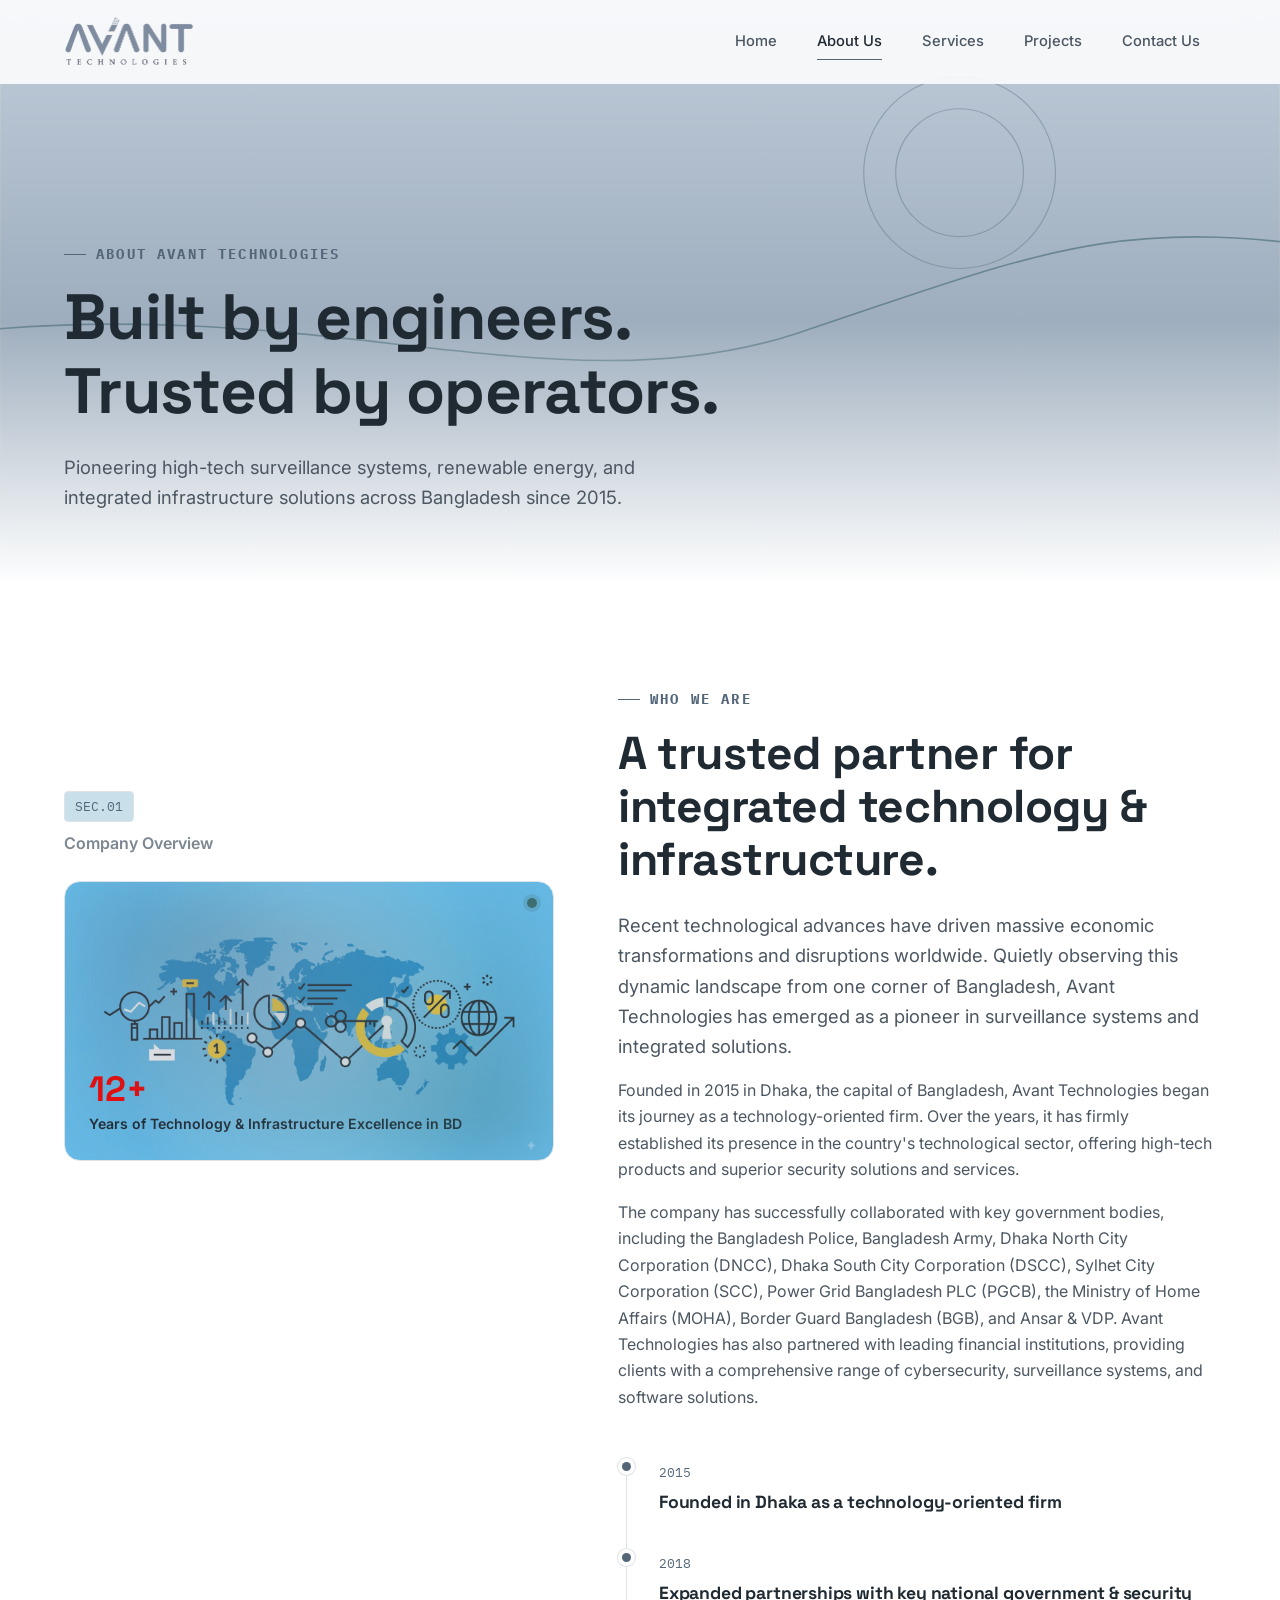
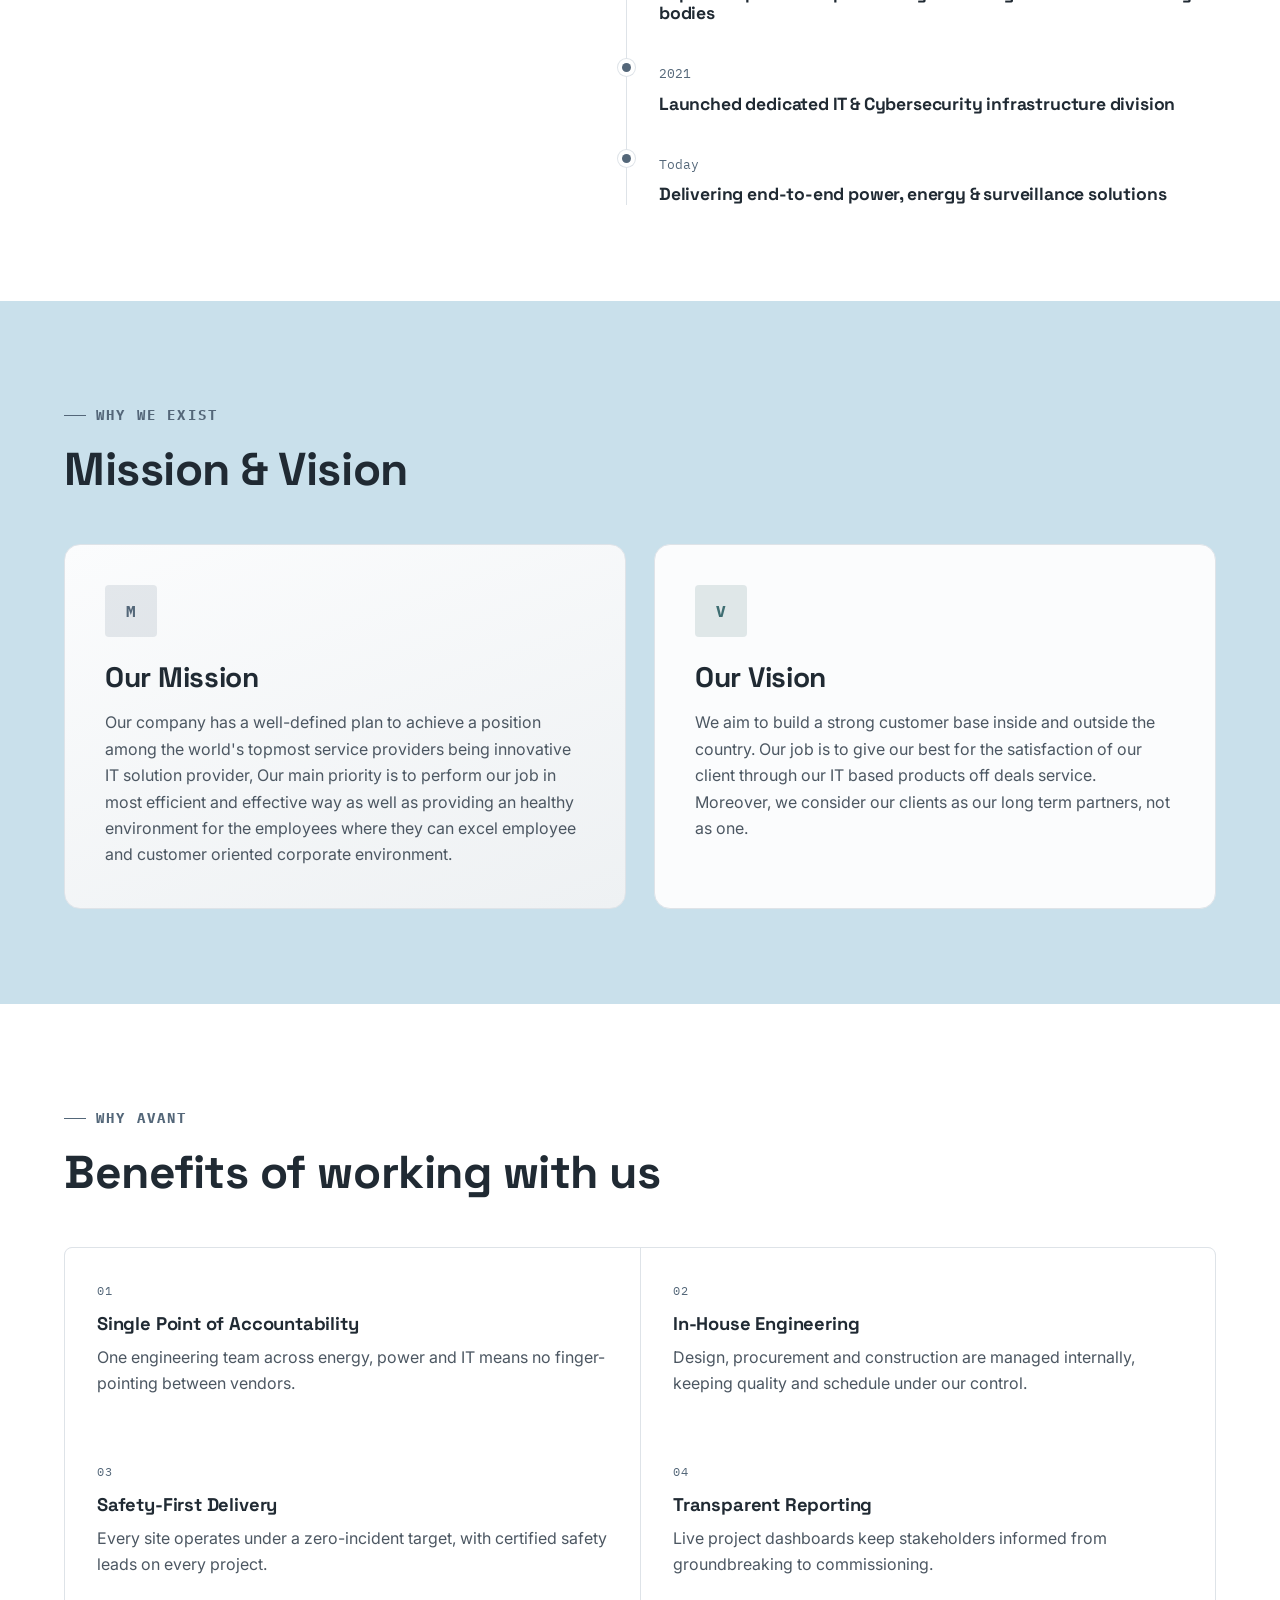
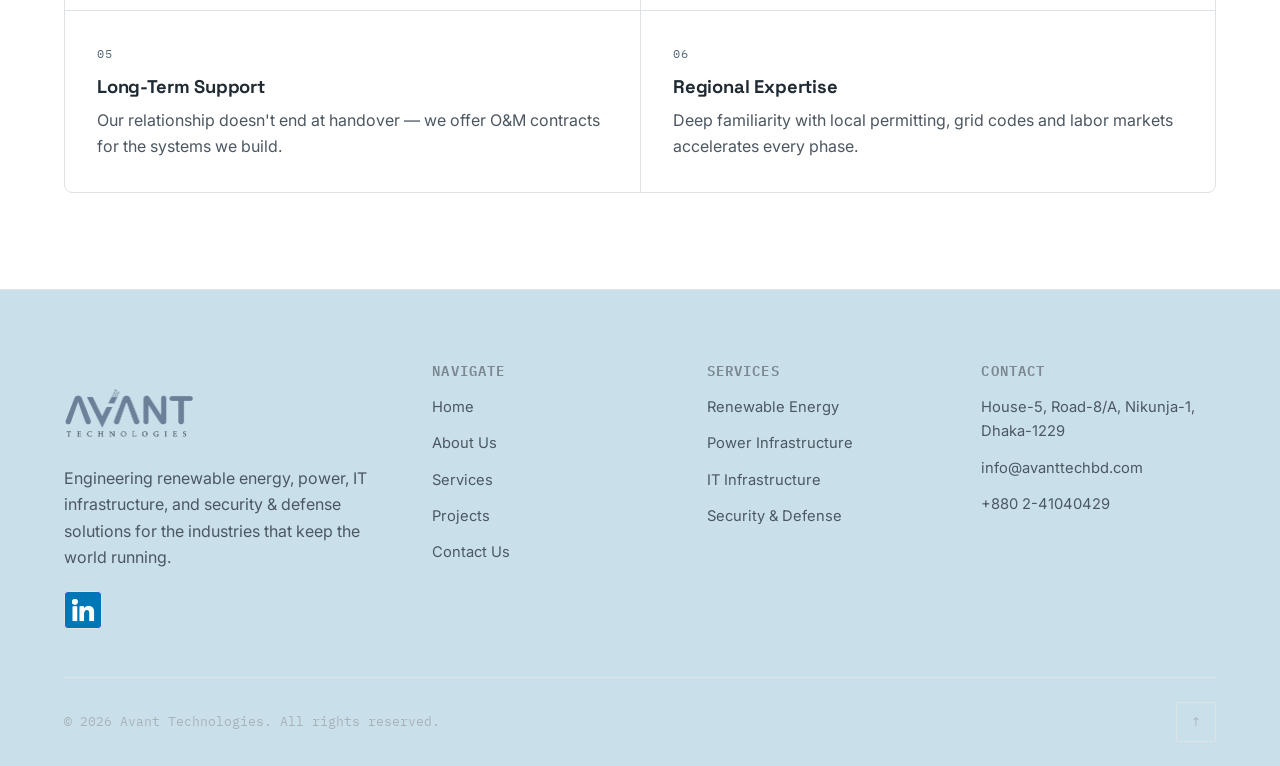
<file: about.html>
<!DOCTYPE html>
<html lang="en">
<head>
<meta charset="UTF-8">
<meta name="viewport" content="width=device-width, initial-scale=1.0">
<title>About Us | AVANT TECHNOLOGIES</title>
<meta name="description" content="Learn about Avant Technologies — our story, mission, vision and why industrial and enterprise clients choose us to build their critical infrastructure.">
<link rel="icon" type="image/png" href="images/Avant Titel logo.png">

<link rel="preconnect" href="https://fonts.googleapis.com">
<link rel="preconnect" href="https://fonts.gstatic.com" crossorigin>
<link href="https://fonts.googleapis.com/css2?family=Space+Grotesk:wght@500;600;700&family=Inter:wght@400;500;600&family=IBM+Plex+Mono:wght@400;500;600&display=swap" rel="stylesheet">

<link rel="stylesheet" href="css/universal.css">

<!-- ============================================================
     PAGE-SPECIFIC STYLES & DUAL-SIDE SLIDE SCROLL ANIMATIONS
     ============================================================ -->
<style>
  /* ---- Dynamic Two-Side Slide Animations ---- */
  .reveal-left {
    opacity: 0;
    transform: translateX(-60px);
    transition: opacity 2s cubic-bezier(0.16, 1, 0.3, 1), transform 2s cubic-bezier(0.16, 1, 0.3, 1);
    will-change: opacity, transform;
  }

  .reveal-right {
    opacity: 0;
    transform: translateX(60px);
    transition: opacity 2s cubic-bezier(0.16, 1, 0.3, 1), transform 2s cubic-bezier(0.16, 1, 0.3, 1);
    will-change: opacity, transform;
  }

  .reveal-left.is-visible,
  .reveal-right.is-visible {
    opacity: 1;
    transform: translateX(0);
  }

  /* Stagger Delays */
  .reveal-delay-1 { transition-delay: 0.1s; }
  .reveal-delay-2 { transition-delay: 0.22s; }
  .reveal-delay-3 { transition-delay: 0.34s; }
  .reveal-delay-4 { transition-delay: 0.46s; }

  .about-hero{ min-height:65vh; }

  .overview-wrap{ display:grid; grid-template-columns:0.9fr 1.1fr; gap:64px; align-items:start; }
  @media(max-width:860px){ .overview-wrap{ grid-template-columns:1fr; gap:32px; } }

  /* Left Column Visual & Sticky Alignment */
  .overview-visual {
    position: sticky;
    top: 110px;
    display: flex;
    flex-direction: column;
    gap: 24px;
  }

  .mono-badge {
    display: inline-block;
    padding: 4px 10px;
    background: var(--navy-800);
    border: 1px solid var(--line-700);
    border-radius: var(--radius-sm);
    font-family: var(--font-mono);
    font-size: .8rem;
    color: var(--amber-500);
  }

  /* Left Side Animated Graphic Box */
  .overview-graphic-card {
    position: relative;
    width: 100%;
    min-height: 280px;
    border-radius: var(--radius-lg);
    border: 1px solid var(--line-700);
    background: #0d131a;
    overflow: hidden;
    display: flex;
    align-items: flex-end;
    padding: 24px;
  }

  .graphic-glow-bg {
    position: absolute;
    inset: 0;
    background: radial-gradient(circle at 30% 30%, rgba(84, 103, 121, 0.4) 0%, transparent 60%),
                radial-gradient(circle at 80% 80%, rgba(63, 110, 114, 0.35) 0%, transparent 60%);
    filter: blur(30px);
    animation: graphicGlow 8s ease-in-out infinite alternate;
  }

  .graphic-grid-overlay {
    position: absolute;
    inset: 0;
    background-size: 24px 24px;
  }

  .graphic-content {
    position: relative;
    z-index: 2;
    background: rgba(255, 255, 255, 0.9);
    backdrop-filter: blur(12px);
    -webkit-backdrop-filter: blur(12px);
    padding: 20px;
    border-radius: var(--radius-md);
    border: 1px solid var(--line-700);
    width: 100%;
  }

  .pulse-dot {
    position: absolute;
    top: 16px;
    right: 16px;
    width: 10px;
    height: 10px;
    background: var(--teal-500);
    border-radius: 50%;
    box-shadow: 0 0 0 4px rgba(63, 110, 114, 0.2);
    animation: pulseRing 2s infinite;
  }

  .highlight-num {
    font-family: var(--font-display);
    font-size: 2.2rem;
    font-weight: 700;
    color: var(--amber-500);
    line-height: 1;
  }

  .graphic-text p {
    font-size: .88rem;
    margin-top: 4px;
    color: var(--text-100);
    font-weight: 600;
  }

  @keyframes graphicGlow {
    0% { transform: scale(1); }
    100% { transform: scale(1.15) translate(4%, -4%); }
  }

  @keyframes pulseRing {
    0% { box-shadow: 0 0 0 0 rgba(63, 110, 114, 0.5); }
    70% { box-shadow: 0 0 0 10px rgba(63, 110, 114, 0); }
    100% { box-shadow: 0 0 0 0 rgba(63, 110, 114, 0); }
  }

  .mv-grid{ display:grid; grid-template-columns:1fr 1fr; gap:28px; }
  @media(max-width:700px){ .mv-grid{ grid-template-columns:1fr; } }
  .mv-card{ padding:40px; border-radius:var(--radius-lg); position:relative; overflow:hidden; }
  .mv-card.mission{ background:linear-gradient(160deg, var(--panel-700) 0%, var(--panel-600) 100%); border:1px solid var(--line-700); }
  .mv-card.vision{ background:var(--panel-700); border:1px solid var(--line-700); }
  .mv-card .mv-icon{ width:52px; height:52px; border-radius:var(--radius-sm); display:flex; align-items:center; justify-content:center; font-family:var(--font-mono); font-weight:700; margin-bottom:24px; }
  .mv-card.mission .mv-icon{ background:rgba(95,116,136,.15); color:var(--amber-500); }
  .mv-card.vision .mv-icon{ background:rgba(63,110,114,.15); color:var(--teal-500); }

  .benefits-list{ display:grid; grid-template-columns:repeat(2,1fr); gap:1px; background:var(--line-700); border:1px solid var(--line-700); border-radius:var(--radius-md); overflow:hidden; }
  @media(max-width:700px){ .benefits-list{ grid-template-columns:1fr; } }
  .benefit-item{ background:var(--navy-900); padding:32px; }
  .benefit-item .bi-num{ font-family:var(--font-mono); font-size:.78rem; color:var(--amber-500); letter-spacing:.08em; }
  .benefit-item h3{ margin-top:12px; margin-bottom:10px; font-size:1.15rem; }

  .timeline{ border-left:1px solid var(--line-700); padding-left:32px; margin-left:8px; }
  .timeline-item{ position:relative; padding-bottom:36px; }
  .timeline-item:last-child{ padding-bottom:0; }
  .timeline-item::before{ content:""; position:absolute; left:-37px; top:4px; width:9px; height:9px; border-radius:50%; background:var(--amber-500); box-shadow:0 0 0 4px var(--navy-900), 0 0 0 5px var(--line-700); }
  .timeline-item .yr{ font-family:var(--font-mono); font-size:.8rem; color:var(--amber-500); }

  @media(max-width:600px){
    .about-hero{ min-height:68vh; }
    .overview-visual{ position:static; gap:16px; }
    .overview-graphic-card{ min-height:230px; padding:18px; }
    .graphic-content{ padding:16px; }
    .highlight-num{ font-size:1.8rem; }
    .mv-card{ padding:28px 24px; }
    .benefit-item{ padding:24px; }
    .timeline{ padding-left:24px; margin-left:5px; }
    .timeline-item::before{ left:-29px; }
  }
</style>
</head>
<body>

<header class="site-header">
  <div class="container nav-inner">
    <a href="index.html">
      <span><img src="images/Avant logo Transparent BG.png" alt="Avant Technologies Logo" style="width: 130px;"></span>
    </a>
    <nav class="nav-links" id="nav-links">
      <a href="index.html">Home</a>
      <a href="about.html">About Us</a>
      <a href="services.html">Services</a>
      <a href="projects.html">Projects</a>
      <a href="contact.html">Contact Us</a>
    </nav>
    <button class="nav-toggle" type="button" aria-label="Toggle navigation" aria-controls="nav-links" aria-expanded="false">
      <span></span><span></span><span></span>
    </button>
  </div>
</header>

<main>

  <!-- HERO -->
  <section class="hero about-hero">
    <img src="images/hero/hero-about.svg" alt="" class="hero-bg" aria-hidden="true">
    <div class="hero-scrim" aria-hidden="true"></div>
    <div class="container hero-content">
      <p class="eyebrow reveal-left">About Avant Technologies</p>
      <h1 class="h1 hero-title reveal-left reveal-delay-1">Built by engineers.<br>Trusted by operators.</h1>
      <p class="lede mt-24 reveal-left reveal-delay-2">Pioneering high-tech surveillance systems, renewable energy, and integrated infrastructure solutions across Bangladesh since 2015.</p>
    </div>
  </section>

  <!-- OVERVIEW -->
  <section class="section" id="overview">
    <div class="container overview-wrap">
      
      <!-- Left Column: Visual Badge & Interactive Animated Frame (SLIDES FROM LEFT) -->
      <div class="overview-visual reveal-left">
        <div>
          <span class="mono-badge">SEC.01</span>
          <p class="mt-8" style="color:var(--text-500); font-weight:600;">Company Overview</p>
        </div>

        <div class="overview-graphic-card" style="background-image: url('images/about\ us\ img.png'); background-size: cover; background-position: center;">
          <div class="graphic-glow-bg"></div>
          <div class="graphic-grid-overlay"></div>
          
          <div>
            <span class="pulse-dot"></span>
            <div class="graphic-text">
              <span class="highlight-num" style="color: rgb(243, 4, 4);">12+</span>
              <p>Years of Technology &amp; Infrastructure Excellence in BD</p>
            </div>
          </div>
        </div>
      </div>

      <!-- Right Column: Content (SLIDES FROM RIGHT) -->
      <div class="reveal-right">
        <p class="eyebrow">Who We Are</p>
        <h2 class="h2 reveal-right reveal-delay-1">A trusted partner for integrated technology &amp; infrastructure.</h2>
        <p class="lede mt-24 reveal-right reveal-delay-2">Recent technological advances have driven massive economic transformations and disruptions worldwide. Quietly observing this dynamic landscape from one corner of Bangladesh, Avant Technologies has emerged as a pioneer in surveillance systems and integrated solutions.</p>
        <p class="mt-16 reveal-right reveal-delay-2">Founded in 2015 in Dhaka, the capital of Bangladesh, Avant Technologies began its journey as a technology-oriented firm. Over the years, it has firmly established its presence in the country's technological sector, offering high-tech products and superior security solutions and services.</p>
        <p class="mt-16 reveal-right reveal-delay-2">The company has successfully collaborated with key government bodies, including the Bangladesh Police, Bangladesh Army, Dhaka North City Corporation (DNCC), Dhaka South City Corporation (DSCC), Sylhet City Corporation (SCC), Power Grid Bangladesh PLC (PGCB), the Ministry of Home Affairs (MOHA), Border Guard Bangladesh (BGB), and Ansar &amp; VDP. Avant Technologies has also partnered with leading financial institutions, providing clients with a comprehensive range of cybersecurity, surveillance systems, and software solutions.</p>

        <div class="timeline mt-48 reveal-right reveal-delay-3">
          <div class="timeline-item">
            <span class="yr">2015</span>
            <h3 class="h3 mt-8" style="font-size:1.1rem;">Founded in Dhaka as a technology-oriented firm</h3>
          </div>
          <div class="timeline-item">
            <span class="yr">2018</span>
            <h3 class="h3 mt-8" style="font-size:1.1rem;">Expanded partnerships with key national government &amp; security bodies</h3>
          </div>
          <div class="timeline-item">
            <span class="yr">2021</span>
            <h3 class="h3 mt-8" style="font-size:1.1rem;">Launched dedicated IT &amp; Cybersecurity infrastructure division</h3>
          </div>
          <div class="timeline-item">
            <span class="yr">Today</span>
            <h3 class="h3 mt-8" style="font-size:1.1rem;">Delivering end-to-end power, energy &amp; surveillance solutions</h3>
          </div>
        </div>
      </div>
    </div>
  </section>

  <!-- MISSION & VISION -->
  <section class="section" style="background:var(--navy-800);" id="mission-vision">
    <div class="container">
      <div class="section-head reveal-left">
        <p class="eyebrow">Why We Exist</p>
        <h2 class="h2">Mission &amp; Vision</h2>
      </div>
      <div class="mv-grid">
        <div class="mv-card mission reveal-left reveal-delay-1">
          <div class="mv-icon">M</div>
          <h3 class="h3">Our Mission</h3>
          <p class="mt-16">Our company has a well-defined plan to achieve a position among the world's topmost service providers being innovative IT solution provider, Our main priority is to perform our job in most efficient and effective way as well as providing an healthy environment for the employees where they can excel employee and customer oriented corporate environment.</p>
        </div>
        <div class="mv-card vision reveal-right reveal-delay-2">
          <div class="mv-icon">V</div>
          <h3 class="h3">Our Vision</h3>
          <p class="mt-16">We aim to build a strong customer base inside and outside the country. Our job is to give our best for the satisfaction of our client through our IT based products off deals service. Moreover, we consider our clients as our long term partners, not as one.</p>
        </div>
      </div>
    </div>
  </section>

  <!-- BENEFITS -->
  <section class="section" id="benefits">
    <div class="container">
      <div class="section-head reveal-left">
        <p class="eyebrow">Why Avant</p>
        <h2 class="h2">Benefits of working with us</h2>
      </div>

      <div class="benefits-list">
        <div class="benefit-item reveal-left reveal-delay-1">
          <div class="bi-num">01</div>
          <h3>Single Point of Accountability</h3>
          <p>One engineering team across energy, power and IT means no finger-pointing between vendors.</p>
        </div>
        <div class="benefit-item reveal-right reveal-delay-1">
          <div class="bi-num">02</div>
          <h3>In-House Engineering</h3>
          <p>Design, procurement and construction are managed internally, keeping quality and schedule under our control.</p>
        </div>
        <div class="benefit-item reveal-left reveal-delay-2">
          <div class="bi-num">03</div>
          <h3>Safety-First Delivery</h3>
          <p>Every site operates under a zero-incident target, with certified safety leads on every project.</p>
        </div>
        <div class="benefit-item reveal-right reveal-delay-2">
          <div class="bi-num">04</div>
          <h3>Transparent Reporting</h3>
          <p>Live project dashboards keep stakeholders informed from groundbreaking to commissioning.</p>
        </div>
        <div class="benefit-item reveal-left reveal-delay-3">
          <div class="bi-num">05</div>
          <h3>Long-Term Support</h3>
          <p>Our relationship doesn't end at handover — we offer O&amp;M contracts for the systems we build.</p>
        </div>
        <div class="benefit-item reveal-right reveal-delay-3">
          <div class="bi-num">06</div>
          <h3>Regional Expertise</h3>
          <p>Deep familiarity with local permitting, grid codes and labor markets accelerates every phase.</p>
        </div>
      </div>
    </div>
  </section>

</main>

<footer class="site-footer">
  <div class="container">
    <div class="footer-grid">
      <div>
        <a href="index.html">
          <span style="padding: 10px;"><img src="images/Avant logo Transparent BG.png" alt="Avant Technologies Logo" style="width: 130px;"></span>
        </a>
        <p>Engineering renewable energy, power, IT infrastructure, and security &amp; defense solutions for the industries that keep the world running.</p>
        <div class="footer-social">
          <a href="https://www.linkedin.com/company/m-s-avant-technologies/" aria-label="LinkedIn"><img src="images/linkedin.png" alt="LinkedIn"></a>
        </div>
      </div>
      <div class="footer-col">
        <h4>Navigate</h4>
        <ul>
          <li><a href="index.html">Home</a></li>
          <li><a href="about.html">About Us</a></li>
          <li><a href="services.html">Services</a></li>
          <li><a href="projects.html">Projects</a></li>
          <li><a href="contact.html">Contact Us</a></li>
        </ul>
      </div>
      <div class="footer-col">
        <h4>Services</h4>
        <ul>
          <li><a href="services.html#renewable">Renewable Energy</a></li>
          <li><a href="services.html#power">Power Infrastructure</a></li>
          <li><a href="services.html#it-infrastructure">IT Infrastructure</a></li>
          <li><a href="services.html#security-defense">Security &amp; Defense</a></li>
        </ul>
      </div>
      <div class="footer-col">
        <h4>Contact</h4>
        <ul>
          <li>House-5, Road-8/A, Nikunja-1, Dhaka-1229</li>
          <li><a href="mailto:info@avanttechbd.com">info@avanttechbd.com</a></li>
          <li><a href="tel:+880 2-41040429">+880 2-41040429</a></li>
        </ul>
      </div>
    </div>
    <div class="footer-bottom">
      <span>&copy; <span class="current-year">2026</span> Avant Technologies. All rights reserved.</span>
      <a href="#top" class="back-to-top" aria-label="Back to top">↑</a>
    </div>
  </div>
</footer>

<script src="js/main.js"></script>
<script>
  /* Observer for Left & Right Slide Animations */
  document.addEventListener('DOMContentLoaded', function () {
    var slideEls = document.querySelectorAll('.reveal-left, .reveal-right');
    if ('IntersectionObserver' in window && slideEls.length) {
      var slideObs = new IntersectionObserver(function (entries) {
        entries.forEach(function (entry) {
          if (entry.isIntersecting) {
            entry.target.classList.add('is-visible');
            slideObs.unobserve(entry.target);
          }
        });
      }, { threshold: 0.15 });
      slideEls.forEach(function (el) { slideObs.observe(el); });
    } else {
      slideEls.forEach(function (el) { el.classList.add('is-visible'); });
    }
  });
</script>
</body>
</html>
</file>
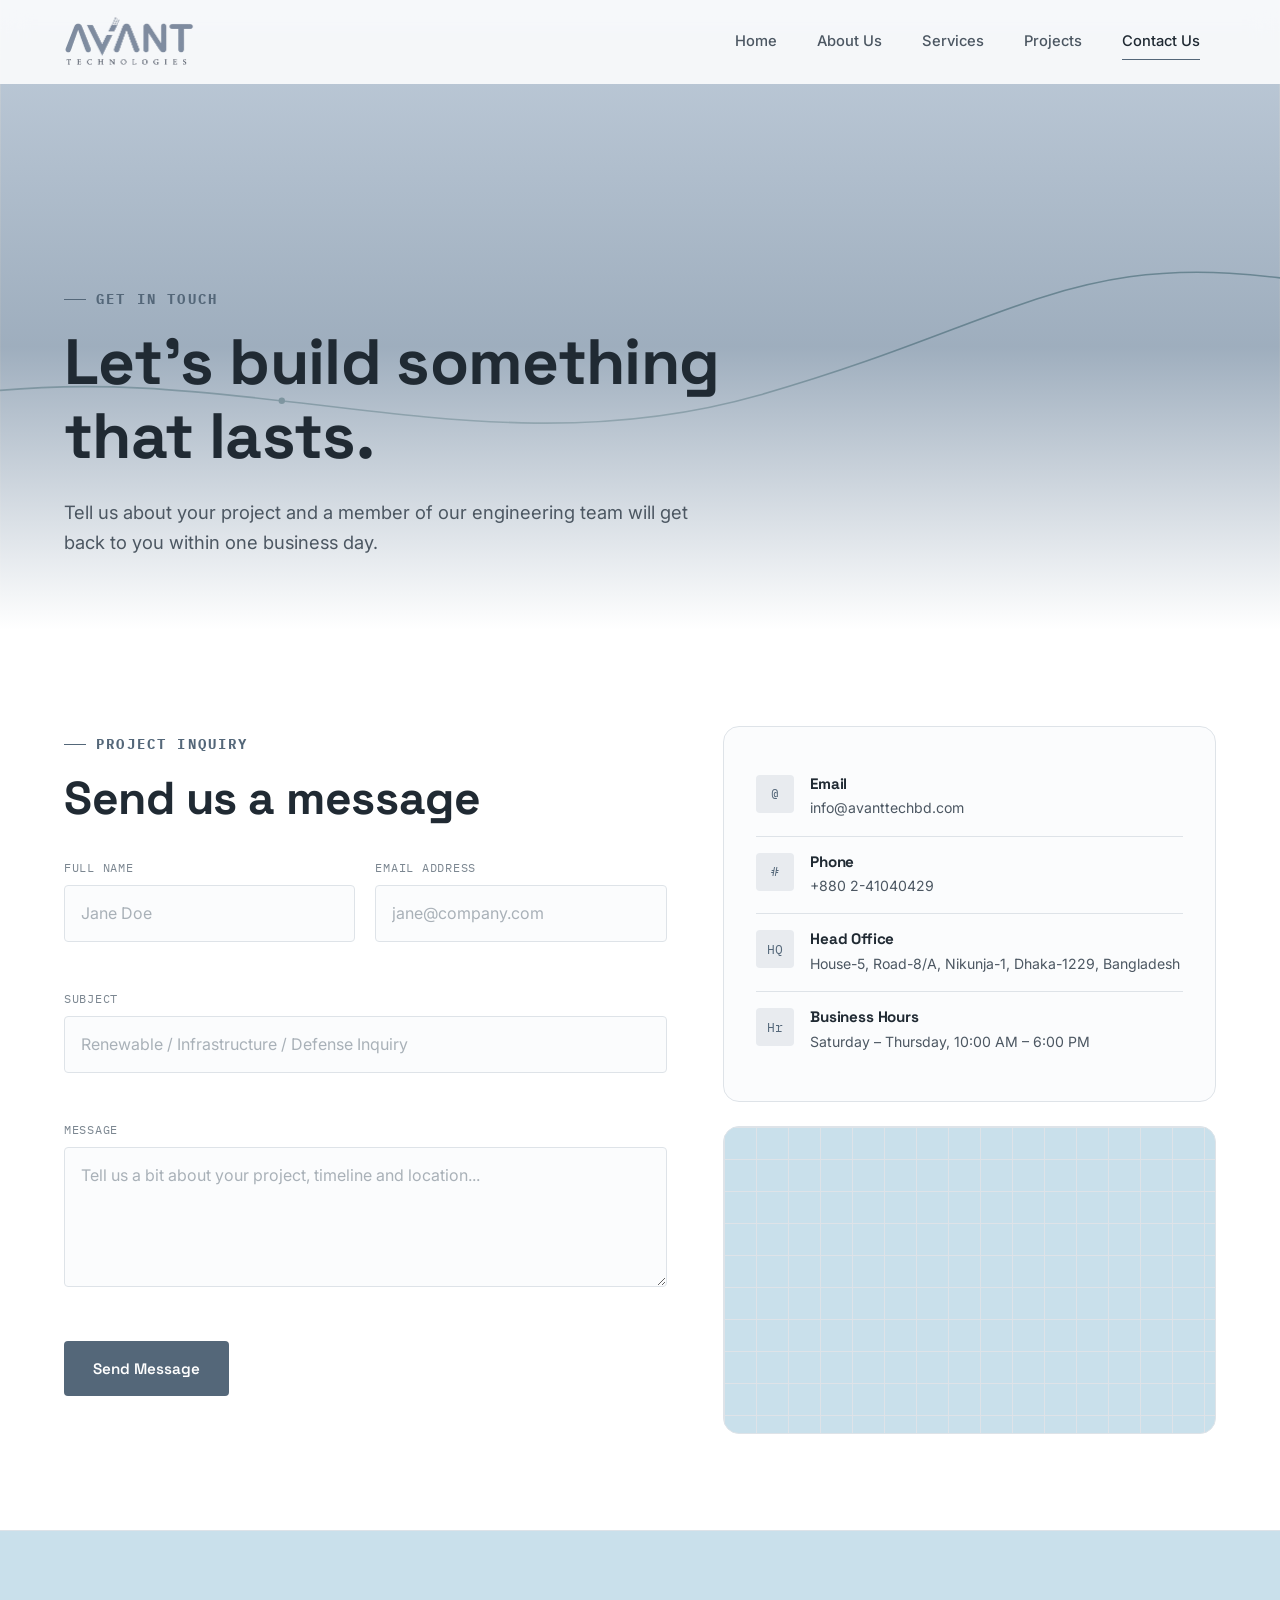
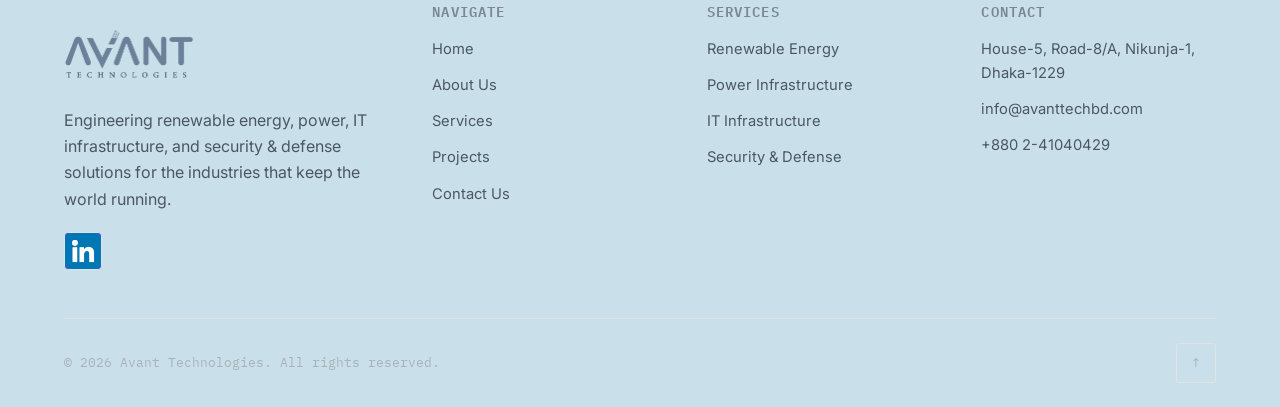
<file: contact.html>
<!DOCTYPE html>
<html lang="en">
<head>
<meta charset="UTF-8">
<meta name="viewport" content="width=device-width, initial-scale=1.0">
<title>Contact Us | AVANT TECHNOLOGIES</title>
<meta name="description" content="Get in touch with Avant Technologies to discuss a renewable energy, power infrastructure, IT infrastructure or security project.">
<link rel="icon" type="image/png" href="images/Avant Titel logo.png">

<link rel="preconnect" href="https://fonts.googleapis.com">
<link rel="preconnect" href="https://fonts.gstatic.com" crossorigin>
<link href="https://fonts.googleapis.com/css2?family=Space+Grotesk:wght@500;600;700&family=Inter:wght@400;500;600&family=IBM+Plex+Mono:wght@400;500;600&display=swap" rel="stylesheet">

<link rel="stylesheet" href="css/universal.css">

<!-- ============================================================
     PAGE-SPECIFIC STYLES & DUAL-SIDE SLIDE SCROLL ANIMATIONS
     ============================================================ -->
<style>
  /* ---- Dynamic Two-Side Slide Animations ---- */
  .reveal-left {
    opacity: 0;
    transform: translateX(-60px);
    transition: opacity 0.85s cubic-bezier(0.16, 1, 0.3, 1), transform 0.85s cubic-bezier(0.16, 1, 0.3, 1);
    will-change: opacity, transform;
  }

  .reveal-right {
    opacity: 0;
    transform: translateX(60px);
    transition: opacity 0.85s cubic-bezier(0.16, 1, 0.3, 1), transform 0.85s cubic-bezier(0.16, 1, 0.3, 1);
    will-change: opacity, transform;
  }

  .reveal-left.is-visible,
  .reveal-right.is-visible {
    opacity: 1;
    transform: translateX(0);
  }

  /* Stagger Delays */
  .reveal-delay-1 { transition-delay: 0.1s; }
  .reveal-delay-2 { transition-delay: 0.22s; }
  .reveal-delay-3 { transition-delay: 0.34s; }

  .contact-hero{ min-height:70vh; }

  .contact-wrap{ display:grid; grid-template-columns:1.1fr 0.9fr; gap:56px; align-items:start; }
  @media(max-width:900px){ .contact-wrap{ grid-template-columns:1fr; gap:40px; } }

  .form-field{ margin-bottom:22px; }
  .form-field label{ display:block; font-family:var(--font-mono); font-size:.78rem; letter-spacing:.06em; text-transform:uppercase; color:var(--text-500); margin-bottom:8px; }
  .form-field input, .form-field textarea{
    width:100%; background:var(--panel-700); border:1px solid var(--line-700); border-radius:var(--radius-sm);
    padding:14px 16px; color:var(--text-100); transition:border-color .3s var(--ease);
  }
  .form-field input::placeholder, .form-field textarea::placeholder{ color:var(--text-700); }
  .form-field input:focus, .form-field textarea:focus{ border-color:var(--amber-500); outline:none; }
  .form-field textarea{ resize:vertical; min-height:140px; }
  .form-field.has-error input, .form-field.has-error textarea{ border-color:#E0554F; }
  .field-error{ display:block; min-height:18px; font-size:.78rem; color:#E0554F; margin-top:6px; font-family:var(--font-mono); }
  .form-row{ display:grid; grid-template-columns:1fr 1fr; gap:20px; }
  @media(max-width:520px){ .form-row{ grid-template-columns:1fr; } }

  .form-status{ margin-top:14px; font-size:.95rem; min-height:24px; font-weight:500; }
  .form-status.is-success{ color:var(--teal-500); }
  .form-status.is-error{ color:#E0554F; }

  .contact-info-card{ background:var(--panel-700); border:1px solid var(--line-700); border-radius:var(--radius-lg); padding:32px; }
  .ci-row{ display:flex; gap:16px; padding-block:16px; border-bottom:1px solid var(--line-700); }
  .ci-row:last-child{ border-bottom:none; }
  .ci-row .ci-icon{ width:38px; height:38px; border-radius:var(--radius-sm); background:rgba(95,116,136,.12); color:var(--amber-500); display:flex; align-items:center; justify-content:center; font-family:var(--font-mono); font-size:.8rem; flex-shrink:0; }
  .ci-row h4{ font-size:.95rem; margin-bottom:4px; }
  .ci-row p{ font-size:.88rem; }

  .map-placeholder{
    margin-top:24px; border:1px solid var(--line-700); border-radius:var(--radius-lg); overflow:hidden;
    aspect-ratio:16/10; position:relative; background:
      linear-gradient(var(--line-700) 1px, transparent 1px) 0 0/32px 32px,
      linear-gradient(90deg, var(--line-700) 1px, transparent 1px) 0 0/32px 32px,
      var(--navy-800);
  }
  .map-placeholder iframe{ width:100%; height:100%; border:0; }

  @media(max-width:600px){
    .contact-hero{ min-height:64vh; }
    .contact-wrap{ gap:28px; }
    .contact-info-card{ padding:24px; }
    .ci-row{ gap:12px; padding-block:14px; }
    .map-placeholder{ aspect-ratio:4/3; }
  }
</style>
</head>
<body>

<header class="site-header">
  <div class="container nav-inner">
    <a href="index.html">
      <span><img src="images/Avant logo Transparent BG.png" alt="Avant Technologies Logo" style="width: 130px;"></span>
    </a>
    <nav class="nav-links" id="nav-links">
      <a href="index.html">Home</a>
      <a href="about.html">About Us</a>
      <a href="services.html">Services</a>
      <a href="projects.html">Projects</a>
      <a href="contact.html">Contact Us</a>
    </nav>
    <button class="nav-toggle" type="button" aria-label="Toggle navigation" aria-controls="nav-links" aria-expanded="false">
      <span></span><span></span><span></span>
    </button>
  </div>
</header>

<main>

  <!-- HERO -->
  <section class="hero contact-hero">
    <img src="images/hero/hero-contact.svg" alt="" class="hero-bg" aria-hidden="true">
    <div class="hero-scrim" aria-hidden="true"></div>
    <div class="container hero-content">
      <p class="eyebrow reveal-left">Get In Touch</p>
      <h1 class="h1 hero-title reveal-left reveal-delay-1">Let's build something<br>that lasts.</h1>
      <p class="lede mt-24 reveal-left reveal-delay-2">Tell us about your project and a member of our engineering team will get back to you within one business day.</p>
    </div>
  </section>

  <!-- CONTACT -->
  <section class="section">
    <div class="container contact-wrap">

      <!-- Form (SLIDES FROM LEFT) -->
      <div class="reveal-left">
        <p class="eyebrow">Project Inquiry</p>
        <h2 class="h2 mb-32">Send us a message</h2>

        <form id="contact-form" action="send_mail.php" method="POST" novalidate>
          <div class="form-row">
            <div class="form-field">
              <label for="name">Full Name</label>
              <input type="text" id="name" name="name" placeholder="Jane Doe" autocomplete="name" required>
              <span class="field-error"></span>
            </div>
            <div class="form-field">
              <label for="email">Email Address</label>
              <input type="email" id="email" name="email" placeholder="jane@company.com" autocomplete="email" required>
              <span class="field-error"></span>
            </div>
          </div>

          <div class="form-field">
            <label for="subject">Subject</label>
            <input type="text" id="subject" name="subject" placeholder="Renewable / Infrastructure / Defense Inquiry" required>
            <span class="field-error"></span>
          </div>

          <div class="form-field">
            <label for="message">Message</label>
            <textarea id="message" name="message" placeholder="Tell us a bit about your project, timeline and location..." required></textarea>
            <span class="field-error"></span>
          </div>

          <button type="submit" id="submitBtn" class="btn btn-primary">Send Message</button>
          <p class="form-status" id="form-status" role="status" aria-live="polite"></p>
        </form>
      </div>

      <!-- Info + Map (SLIDES FROM RIGHT) -->
      <div class="reveal-right reveal-delay-1">
        <div class="contact-info-card">
          <div class="ci-row">
            <div class="ci-icon">@</div>
            <div>
              <h4>Email</h4>
              <p><a href="mailto:info@avanttechbd.com">info@avanttechbd.com</a></p>
            </div>
          </div>
          <div class="ci-row">
            <div class="ci-icon">#</div>
            <div>
              <h4>Phone</h4>
              <p><a href="tel:+880 2-41040429">+880 2-41040429</a></p>
            </div>
          </div>
          <div class="ci-row">
            <div class="ci-icon">HQ</div>
            <div>
              <h4>Head Office</h4>
              <p>House-5, Road-8/A, Nikunja-1, Dhaka-1229, Bangladesh</p>
            </div>
          </div>
          <div class="ci-row">
            <div class="ci-icon">Hr</div>
            <div>
              <h4>Business Hours</h4>
              <p>Saturday – Thursday, 10:00 AM – 6:00 PM</p>
            </div>
          </div>
        </div>

        <!-- Embedded Map -->
        <div class="map-placeholder" role="img" aria-label="Map showing location of Avant Technologies head office">
          <iframe src="https://www.google.com/maps/embed?pb=!1m18!1m12!1m3!1d3117.8954962672947!2d90.41644269298111!3d23.823202199040356!2m3!1f0!2f0!3f0!3m2!1i1024!2i768!4f13.1!3m3!1m2!1s0x3755c76d162f1f67%3A0x23d119fdbd95768!2sAvant%20Technologies!5e0!3m2!1sen!2sbd!4v1786175814944!5m2!1sen!2sbd" width="450" height="250" style="border:0;" allowfullscreen="" loading="lazy" referrerpolicy="strict-origin-when-cross-origin"></iframe>
        </div>
      </div>

    </div>
  </section>

</main>

<footer class="site-footer">
  <div class="container">
    <div class="footer-grid">
      <div>
        <a href="index.html">
          <span style="padding: 10px;"><img src="images/Avant logo Transparent BG.png" alt="Avant Technologies Logo" style="width: 130px;"></span>
        </a>
        <p>Engineering renewable energy, power, IT infrastructure, and security &amp; defense solutions for the industries that keep the world running.</p>
        <div class="footer-social">
          <a href="https://www.linkedin.com/company/m-s-avant-technologies/" aria-label="LinkedIn"><img src="images/linkedin.png" alt="LinkedIn"></a>
        </div>
      </div>
      <div class="footer-col">
        <h4>Navigate</h4>
        <ul>
          <li><a href="index.html">Home</a></li>
          <li><a href="about.html">About Us</a></li>
          <li><a href="services.html">Services</a></li>
          <li><a href="projects.html">Projects</a></li>
          <li><a href="contact.html">Contact Us</a></li>
        </ul>
      </div>
      <div class="footer-col">
        <h4>Services</h4>
        <ul>
          <li><a href="services.html#renewable">Renewable Energy</a></li>
          <li><a href="services.html#power">Power Infrastructure</a></li>
          <li><a href="services.html#it-infrastructure">IT Infrastructure</a></li>
          <li><a href="services.html#security-defense">Security &amp; Defense</a></li>
        </ul>
      </div>
      <div class="footer-col">
        <h4>Contact</h4>
        <ul>
          <li>House-5, Road-8/A, Nikunja-1, Dhaka-1229</li>
          <li><a href="mailto:info@avanttechbd.com">info@avanttechbd.com</a></li>
          <li><a href="tel:+880 2-41040429">+880 2-41040429</a></li>
        </ul>
      </div>
    </div>
    <div class="footer-bottom">
      <span>&copy; <span class="current-year">2026</span> Avant Technologies. All rights reserved.</span>
      <a href="#top" class="back-to-top" aria-label="Back to top">↑</a>
    </div>
  </div>
</footer>

<script src="js/main.js"></script>
<script>
  /* Observer for Left & Right Slide Animations */
  document.addEventListener('DOMContentLoaded', function () {
    var slideEls = document.querySelectorAll('.reveal-left, .reveal-right');
    if ('IntersectionObserver' in window && slideEls.length) {
      var slideObs = new IntersectionObserver(function (entries) {
        entries.forEach(function (entry) {
          if (entry.isIntersecting) {
            entry.target.classList.add('is-visible');
            slideObs.unobserve(entry.target);
          }
        });
      }, { threshold: 0.15 });
      slideEls.forEach(function (el) { slideObs.observe(el); });
    } else {
      slideEls.forEach(function (el) { el.classList.add('is-visible'); });
    }

    /* AJAX Mail Submission to send_mail.php */
    const contactForm = document.getElementById('contact-form');
    const formStatus = document.getElementById('form-status');
    const submitBtn = document.getElementById('submitBtn');

    if (contactForm) {
      contactForm.addEventListener('submit', async function (e) {
        e.preventDefault();
        
        const name = document.getElementById('name').value.trim();
        const email = document.getElementById('email').value.trim();
        const subject = document.getElementById('subject').value.trim();
        const message = document.getElementById('message').value.trim();

        if (!name || !email || !subject || !message) {
          formStatus.className = 'form-status is-error';
          formStatus.textContent = 'Please complete all required fields before sending.';
          return;
        }

        submitBtn.disabled = true;
        submitBtn.textContent = 'Sending Message...';
        formStatus.className = 'form-status';
        formStatus.textContent = '';

        const formData = new FormData(contactForm);

        try {
          const response = await fetch('send_mail.php', {
            method: 'POST',
            body: formData
          });

          const result = await response.json();

          if (response.ok && result.status === 'success') {
            formStatus.className = 'form-status is-success';
            formStatus.textContent = '✓ ' + result.message;
            contactForm.reset();
          } else {
            formStatus.className = 'form-status is-error';
            formStatus.textContent = result.message || 'Error sending message. Please try again.';
          }
        } catch (error) {
          formStatus.className = 'form-status is-error';
          formStatus.textContent = 'Network error. Please check your connection or contact us directly via phone.';
        } finally {
          submitBtn.disabled = false;
          submitBtn.textContent = 'Send Message';
        }
      });
    }
  });
</script>
</body>
</html>
</file>
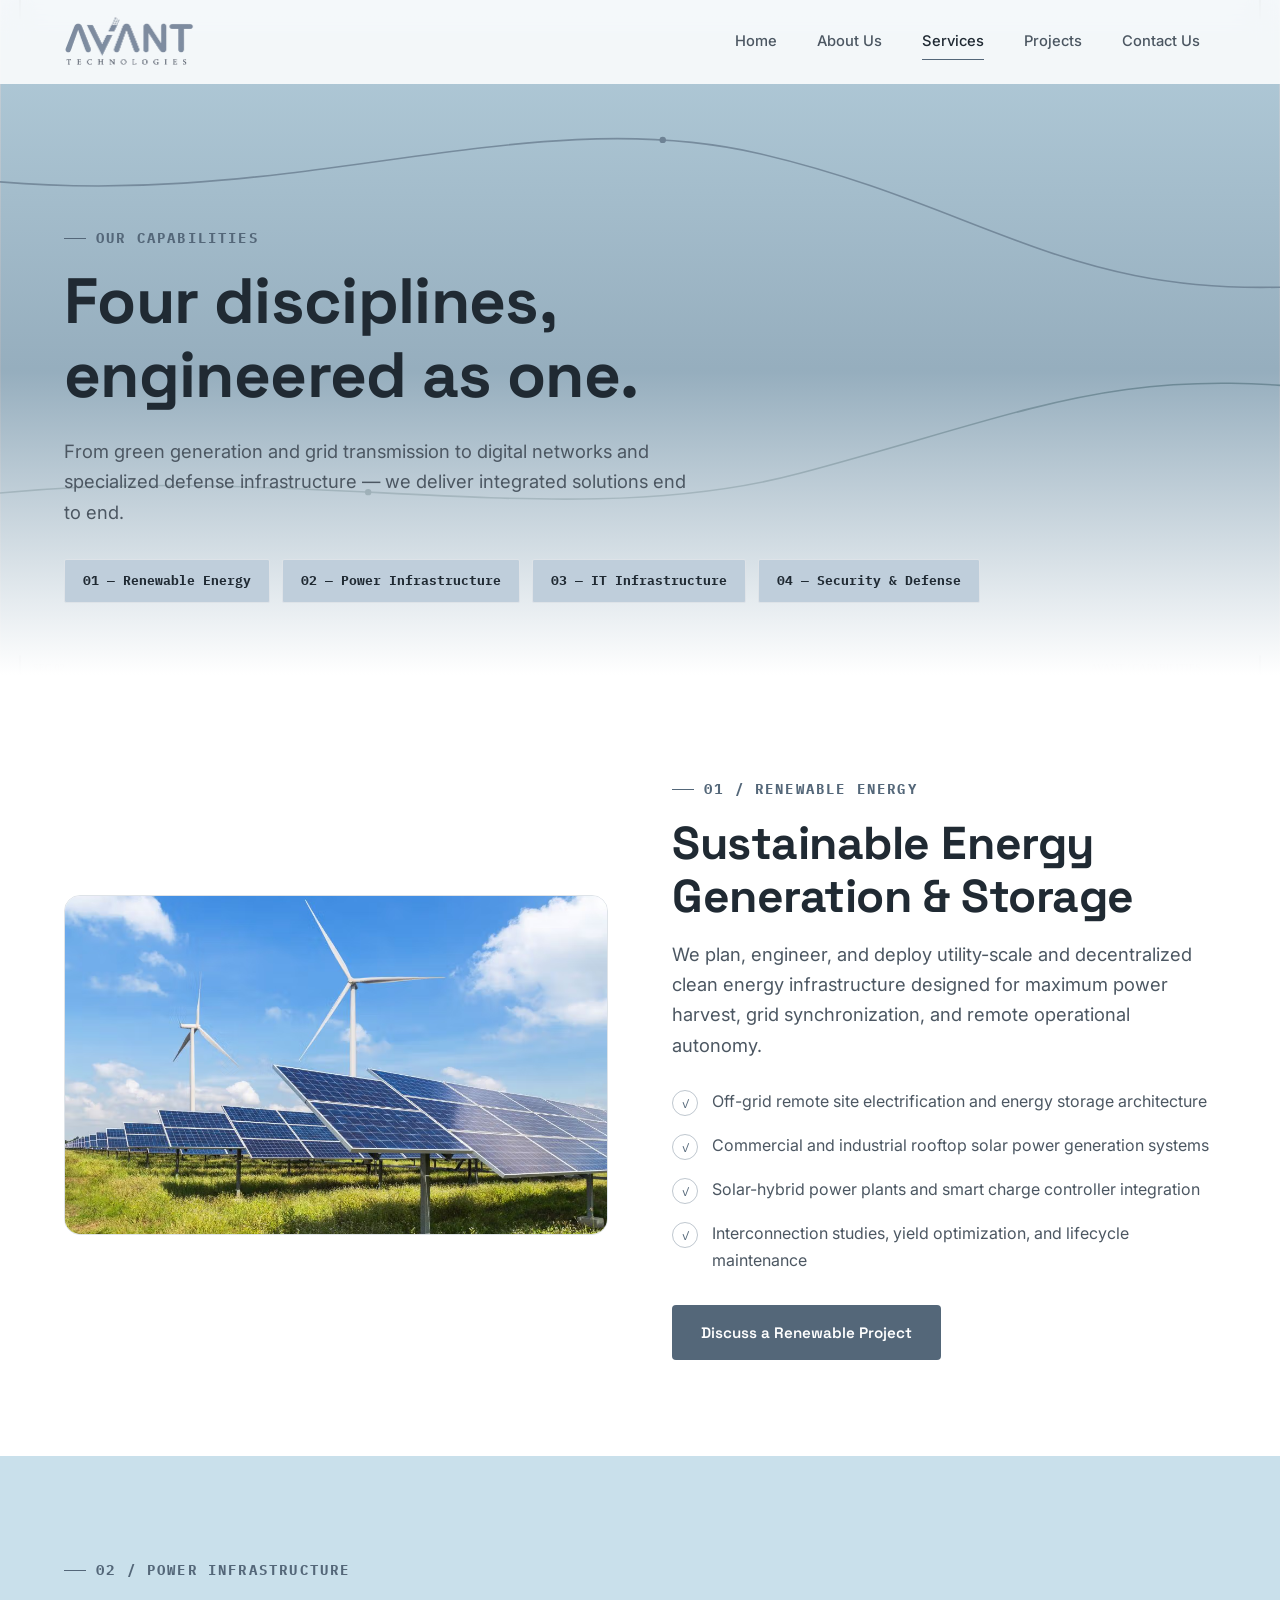
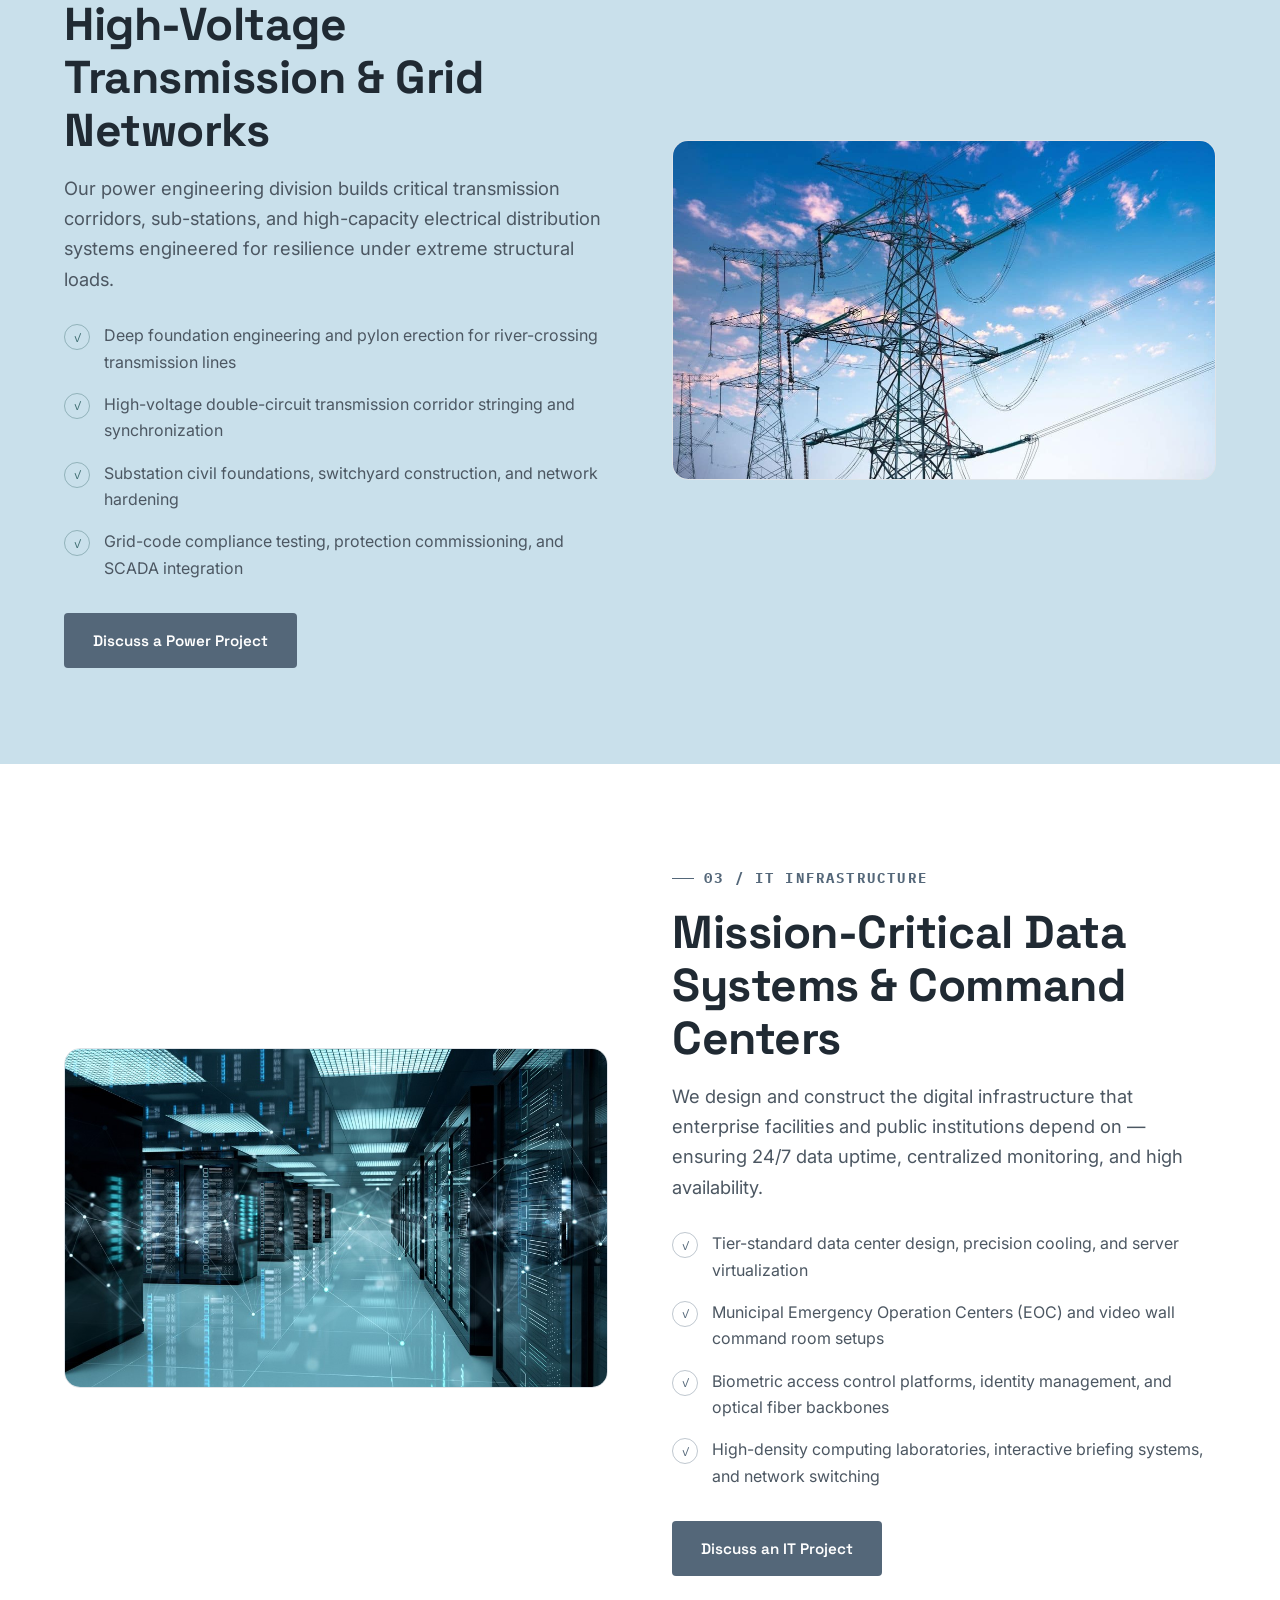
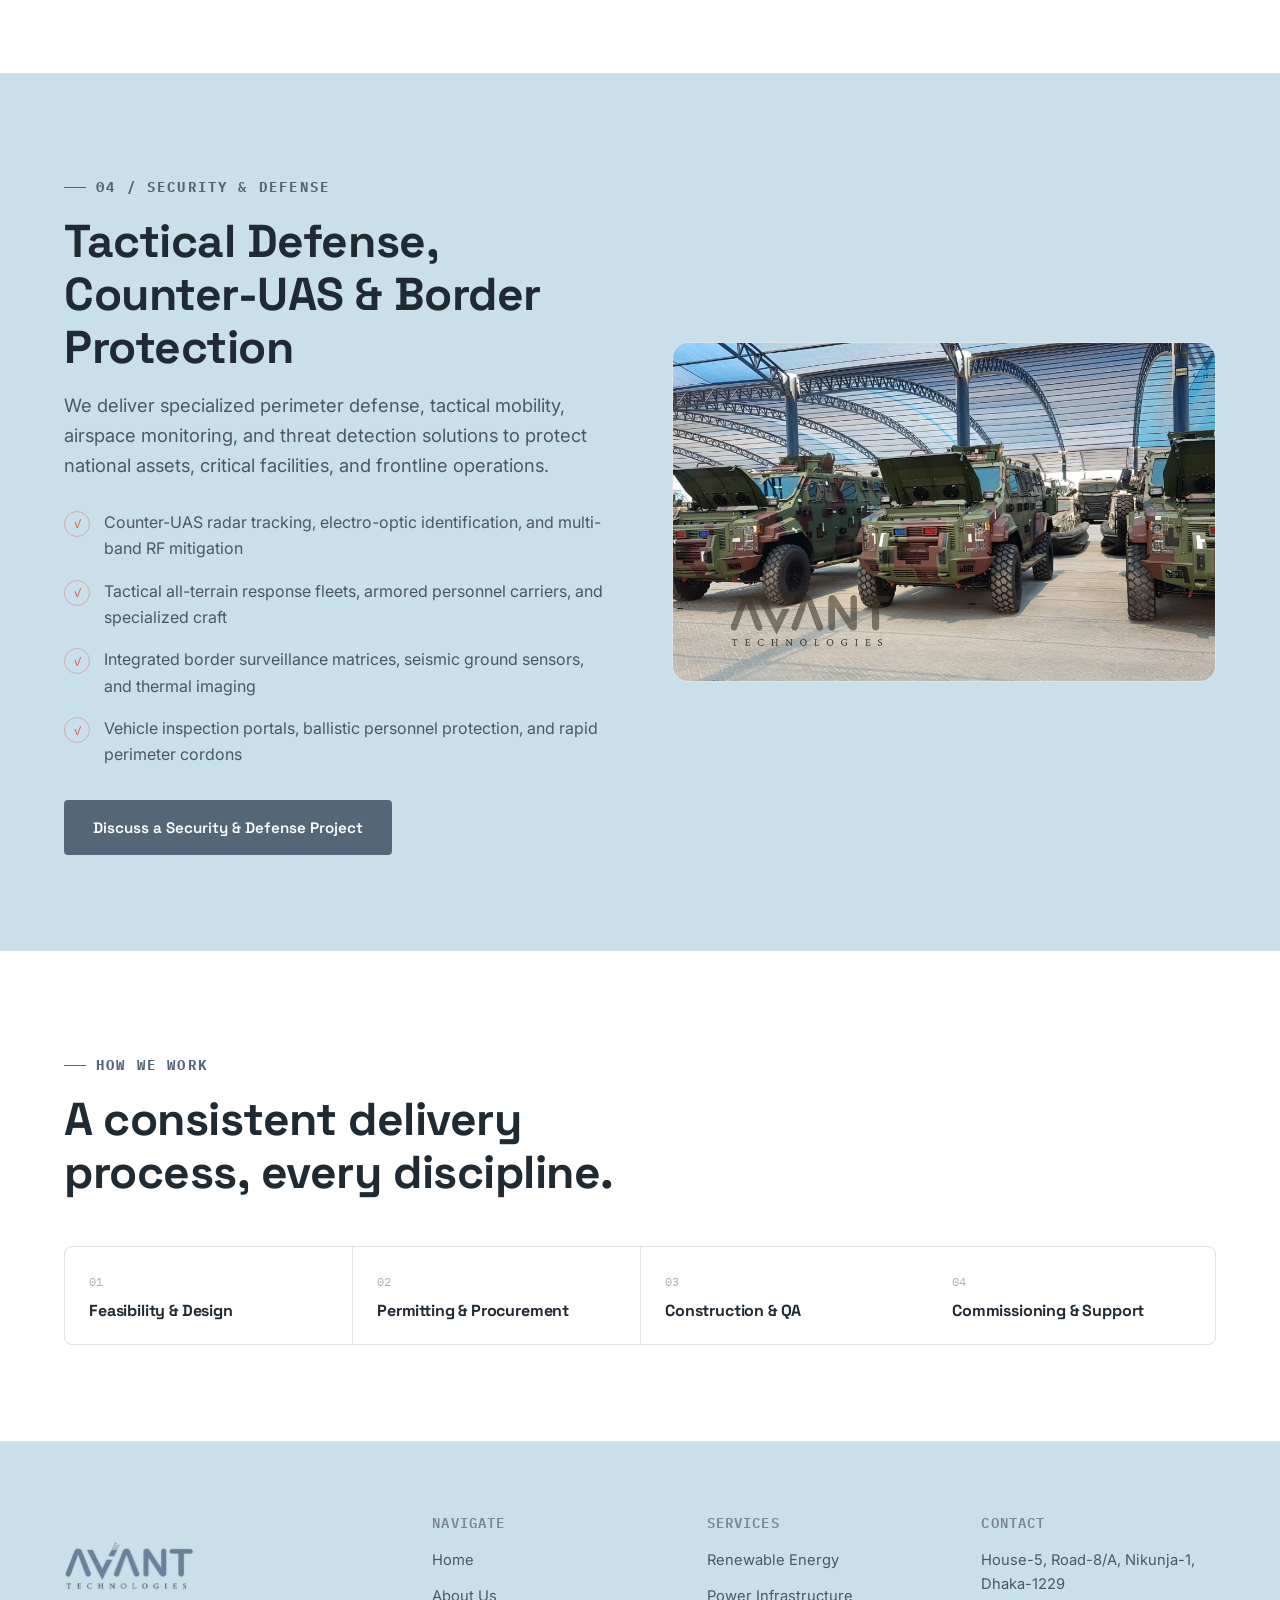
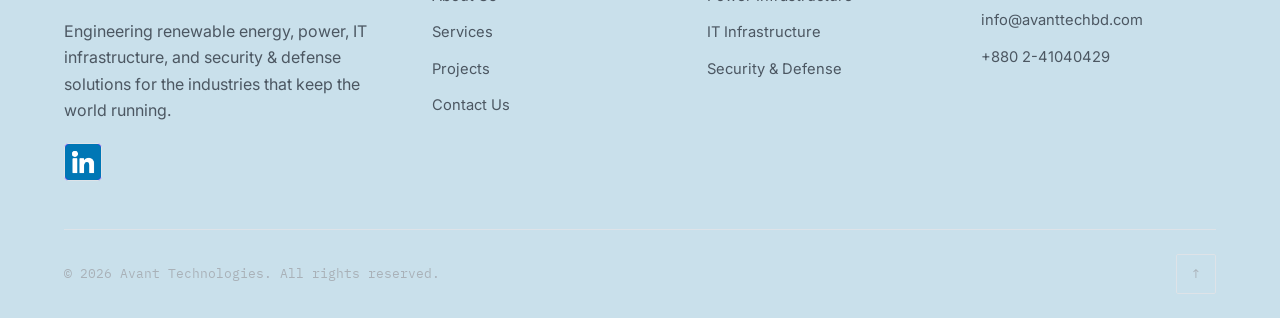
<file: services.html>
<!DOCTYPE html>
<html lang="en">
<head>
<meta charset="UTF-8">
<meta name="viewport" content="width=device-width, initial-scale=1.0">
<title>Services | AVANT TECHNOLOGIES</title>
<meta name="description" content="Explore Avant Technologies' core capabilities across Renewable Energy, Power Infrastructure, IT Infrastructure, and Security & Defense Solutions.">
<link rel="icon" type="image/png" href="images/Avant Titel logo.png">

<link rel="preconnect" href="https://fonts.googleapis.com">
<link rel="preconnect" href="https://fonts.gstatic.com" crossorigin>
<link href="https://fonts.googleapis.com/css2?family=Space+Grotesk:wght@500;600;700&family=Inter:wght@400;500;600&family=IBM+Plex+Mono:wght@400;500;600&display=swap" rel="stylesheet">

<link rel="stylesheet" href="css/universal.css">

<!-- ============================================================
     PAGE-SPECIFIC STYLES & DUAL-SIDE SLIDE ANIMATIONS
     ============================================================ -->
<style>
  /* ---- Dynamic Two-Side Slide Animations ---- */
  .reveal-left {
    opacity: 0;
    transform: translateX(-60px);
    transition: opacity 1.5s cubic-bezier(0.16, 1, 0.3, 1), transform 1.5s cubic-bezier(0.16, 1, 0.3, 1);
    will-change: opacity, transform;
  }

  .reveal-right {
    opacity: 0;
    transform: translateX(60px);
    transition: opacity 1.5s cubic-bezier(0.16, 1, 0.3, 1), transform 1.5s cubic-bezier(0.16, 1, 0.3, 1);
    will-change: opacity, transform;
  }

  .reveal-left.is-visible,
  .reveal-right.is-visible {
    opacity: 1;
    transform: translateX(0);
  }

  /* Stagger Delays */
  .reveal-delay-1 { transition-delay: 0.1s; }
  .reveal-delay-2 { transition-delay: 0.22s; }
  .reveal-delay-3 { transition-delay: 0.34s; }

  .services-hero{ min-height:75vh; }

  .svc-detail{ display:grid; grid-template-columns:1fr 1fr; gap:64px; align-items:center; }
  @media(max-width:900px){ .svc-detail{ grid-template-columns:1fr; gap:36px; } }
  .svc-detail.reverse .svc-media{ order:2; }
  @media(max-width:900px){ .svc-detail.reverse .svc-media{ order:0; } }

  .svc-media{ border:1px solid var(--line-700); border-radius:var(--radius-lg); overflow:hidden; aspect-ratio: 16 / 10; background: var(--panel-700); }
  .svc-media img{ width:100%; height:100%; object-fit:cover; display:block; }

  .svc-feature-list{ margin-top:28px; display:flex; flex-direction:column; gap:16px; }
  .svc-feature{ display:flex; gap:14px; align-items:flex-start; }
  .svc-feature .fi{ width:26px; height:26px; border-radius:50%; border:1px solid var(--line-700); flex-shrink:0; display:flex; align-items:center; justify-content:center; font-family:var(--font-mono); font-size:.72rem; margin-top:2px; }
  .svc-detail:nth-of-type(1) .svc-feature .fi, #renewable .svc-feature .fi{ color:var(--amber-500); border-color:rgba(95,116,136,.4); }
  #power .svc-feature .fi{ color:var(--teal-500); border-color:rgba(63,110,114,.4); }
  #it-infrastructure .svc-feature .fi{ color:var(--amber-500); border-color:rgba(95,116,136,.4); }
  #security-defense .svc-feature .fi{ color:#E0554F; border-color:rgba(224,85,79,0.4); }

  .svc-block{ padding-block:96px; scroll-margin-top:110px; }
  .svc-block:nth-of-type(odd){ background:var(--navy-800); }
  @media(max-width:768px){ .svc-block{ padding-block:64px; } }

  .svc-jump{ display:flex; gap:12px; flex-wrap:wrap; }
  .svc-jump a{ padding:10px 18px; border:1px solid var(--line-700); border-radius:2px; font-family:var(--font-mono); font-size:.82rem; transition:all .3s var(--ease); font-weight: bold; background-color: rgb(191, 206, 219);}
  .svc-jump a:hover{ border-color:var(--amber-500); color:var(--amber-500); font-size: 0.9rem;}

  .process-strip{ display:grid; grid-template-columns:repeat(4,1fr); gap:1px; background:var(--line-700); border:1px solid var(--line-700); border-radius:var(--radius-md); overflow:hidden; margin-top:20px; }
  @media(max-width:800px){ .process-strip{ grid-template-columns:1fr 1fr; } }
  @media(max-width:480px){ .process-strip{ grid-template-columns:1fr; } }
  .process-step{ background:var(--navy-900); padding:24px; }
  .process-step .ps-num{ font-family:var(--font-mono); color:var(--text-700); font-size:.78rem; }
  .process-step h4{ margin-top:10px; font-size:1rem; }

  @media(max-width:600px){
    .services-hero{ min-height:78vh; }
    .svc-block{ padding-block:52px; }
    .svc-detail{ gap:28px; }
    .svc-media{ border-radius:var(--radius-md); }
    .svc-jump{ display:grid; grid-template-columns:1fr; gap:8px; }
    .svc-jump a{ width:100%; padding:12px 14px; font-size:.75rem; }
    .svc-feature-list{ gap:12px; margin-top:22px; }
  }
</style>
</head>
<body>

<header class="site-header">
  <div class="container nav-inner">
    <a href="index.html">
      <span><img src="images/Avant logo Transparent BG.png" alt="Avant Technologies Logo" style="width: 130px;"></span>
    </a>
    <nav class="nav-links" id="nav-links">
      <a href="index.html">Home</a>
      <a href="about.html">About Us</a>
      <a href="services.html">Services</a>
      <a href="projects.html">Projects</a>
      <a href="contact.html">Contact Us</a>
    </nav>
    <button class="nav-toggle" type="button" aria-label="Toggle navigation" aria-controls="nav-links" aria-expanded="false">
      <span></span><span></span><span></span>
    </button>
  </div>
</header>

<main>

  <!-- HERO -->
  <section class="hero services-hero">
    <img src="images/hero/hero-services.svg" alt="" class="hero-bg" aria-hidden="true">
    <div class="hero-scrim" aria-hidden="true"></div>
    <div class="container hero-content">
      <p class="eyebrow reveal-left">Our Capabilities</p>
      <h1 class="h1 hero-title reveal-left reveal-delay-1">Four disciplines,<br>engineered as one.</h1>
      <p class="lede mt-24 reveal-left reveal-delay-2">From green generation and grid transmission to digital networks and specialized defense infrastructure — we deliver integrated solutions end to end.</p>
      <div class="svc-jump mt-32 reveal-left reveal-delay-3">
        <a href="#renewable">01 — Renewable Energy</a>
        <a href="#power">02 — Power Infrastructure</a>
        <a href="#it-infrastructure">03 — IT Infrastructure</a>
        <a href="#security-defense">04 — Security &amp; Defense</a>
      </div>
    </div>
  </section>

  <!-- ============================================================
       01 — RENEWABLE ENERGY
       ============================================================ -->
  <section class="svc-block" id="renewable">
    <div class="container svc-detail">
      <div class="svc-media reveal-left">
        <img src="images/services/Renewable Energy.avif" alt="Renewable Energy Installation">
      </div>
      <div class="reveal-right reveal-delay-1">
        <p class="eyebrow">01 / Renewable Energy</p>
        <h2 class="h2">Sustainable Energy Generation &amp; Storage</h2>
        <p class="lede mt-16">We plan, engineer, and deploy utility-scale and decentralized clean energy infrastructure designed for maximum power harvest, grid synchronization, and remote operational autonomy.</p>

        <div class="svc-feature-list">
          <div class="svc-feature"><span class="fi">✓</span><p>Off-grid remote site electrification and energy storage architecture</p></div>
          <div class="svc-feature"><span class="fi">✓</span><p>Commercial and industrial rooftop solar power generation systems</p></div>
          <div class="svc-feature"><span class="fi">✓</span><p>Solar-hybrid power plants and smart charge controller integration</p></div>
          <div class="svc-feature"><span class="fi">✓</span><p>Interconnection studies, yield optimization, and lifecycle maintenance</p></div>
        </div>
        <a href="contact.html" class="btn btn-primary mt-32">Discuss a Renewable Project</a>
      </div>
    </div>
  </section>

  <!-- ============================================================
       02 — POWER INFRASTRUCTURE
       ============================================================ -->
  <section class="svc-block" id="power">
    <div class="container svc-detail reverse">
      <div class="reveal-left">
        <p class="eyebrow">02 / Power Infrastructure</p>
        <h2 class="h2">High-Voltage Transmission &amp; Grid Networks</h2>
        <p class="lede mt-16">Our power engineering division builds critical transmission corridors, sub-stations, and high-capacity electrical distribution systems engineered for resilience under extreme structural loads.</p>

        <div class="svc-feature-list">
          <div class="svc-feature"><span class="fi">✓</span><p>Deep foundation engineering and pylon erection for river-crossing transmission lines</p></div>
          <div class="svc-feature"><span class="fi">✓</span><p>High-voltage double-circuit transmission corridor stringing and synchronization</p></div>
          <div class="svc-feature"><span class="fi">✓</span><p>Substation civil foundations, switchyard construction, and network hardening</p></div>
          <div class="svc-feature"><span class="fi">✓</span><p>Grid-code compliance testing, protection commissioning, and SCADA integration</p></div>
        </div>
        <a href="contact.html" class="btn btn-primary mt-32">Discuss a Power Project</a>
      </div>
      <div class="svc-media reveal-right reveal-delay-1">
        <img src="images/services/Power Infrastructure.jpg" alt="Power Infrastructure Substation">
      </div>
    </div>
  </section>

  <!-- ============================================================
       03 — IT INFRASTRUCTURE
       ============================================================ -->
  <section class="svc-block" id="it-infrastructure">
    <div class="container svc-detail">
      <div class="svc-media reveal-left">
        <img src="images/services/IT infrastructure.jpg" alt="IT Infrastructure Server Racks">
      </div>
      <div class="reveal-right reveal-delay-1">
        <p class="eyebrow">03 / IT Infrastructure</p>
        <h2 class="h2">Mission-Critical Data Systems &amp; Command Centers</h2>
        <p class="lede mt-16">We design and construct the digital infrastructure that enterprise facilities and public institutions depend on — ensuring 24/7 data uptime, centralized monitoring, and high availability.</p>

        <div class="svc-feature-list">
          <div class="svc-feature"><span class="fi">✓</span><p>Tier-standard data center design, precision cooling, and server virtualization</p></div>
          <div class="svc-feature"><span class="fi">✓</span><p>Municipal Emergency Operation Centers (EOC) and video wall command room setups</p></div>
          <div class="svc-feature"><span class="fi">✓</span><p>Biometric access control platforms, identity management, and optical fiber backbones</p></div>
          <div class="svc-feature"><span class="fi">✓</span><p>High-density computing laboratories, interactive briefing systems, and network switching</p></div>
        </div>
        <a href="contact.html" class="btn btn-primary mt-32">Discuss an IT Project</a>
      </div>
    </div>
  </section>

  <!-- ============================================================
       04 — SECURITY & DEFENSE
       ============================================================ -->
  <section class="svc-block" id="security-defense">
    <div class="container svc-detail reverse">
      <div class="reveal-left">
        <p class="eyebrow">04 / Security &amp; Defense</p>
        <h2 class="h2">Tactical Defense, Counter-UAS &amp; Border Protection</h2>
        <p class="lede mt-16">We deliver specialized perimeter defense, tactical mobility, airspace monitoring, and threat detection solutions to protect national assets, critical facilities, and frontline operations.</p>

        <div class="svc-feature-list">
          <div class="svc-feature"><span class="fi">✓</span><p>Counter-UAS radar tracking, electro-optic identification, and multi-band RF mitigation</p></div>
          <div class="svc-feature"><span class="fi">✓</span><p>Tactical all-terrain response fleets, armored personnel carriers, and specialized craft</p></div>
          <div class="svc-feature"><span class="fi">✓</span><p>Integrated border surveillance matrices, seismic ground sensors, and thermal imaging</p></div>
          <div class="svc-feature"><span class="fi">✓</span><p>Vehicle inspection portals, ballistic personnel protection, and rapid perimeter cordons</p></div>
        </div>
        <a href="contact.html" class="btn btn-primary mt-32">Discuss a Security &amp; Defense Project</a>
      </div>
      <div class="svc-media reveal-right reveal-delay-1">
        <img src="images/projects/Anti Riot Truck Picture 1.jpg" alt="Tactical Defense Vehicle Solutions">
      </div>
    </div>
  </section>

  <!-- HOW WE WORK -->
  <section class="section">
    <div class="container">
      <div class="section-head reveal-left">
        <p class="eyebrow">How We Work</p>
        <h2 class="h2">A consistent delivery process, every discipline.</h2>
      </div>
      <div class="process-strip">
        <div class="process-step reveal-left reveal-delay-1"><div class="ps-num">01</div><h4>Feasibility &amp; Design</h4></div>
        <div class="process-step reveal-left reveal-delay-2"><div class="ps-num">02</div><h4>Permitting &amp; Procurement</h4></div>
        <div class="process-step reveal-right reveal-delay-2"><div class="ps-num">03</div><h4>Construction &amp; QA</h4></div>
        <div class="process-step reveal-right reveal-delay-3"><div class="ps-num">04</div><h4>Commissioning &amp; Support</h4></div>
      </div>
    </div>
  </section>

</main>

<footer class="site-footer">
  <div class="container">
    <div class="footer-grid">
      <div>
        <a href="index.html">
          <span style="padding: 10px;"><img src="images/Avant logo Transparent BG.png" alt="Avant Technologies Logo" style="width: 130px;"></span>
        </a>
        <p>Engineering renewable energy, power, IT infrastructure, and security &amp; defense solutions for the industries that keep the world running.</p>
        <div class="footer-social">
          <a href="https://www.linkedin.com/company/m-s-avant-technologies/" aria-label="LinkedIn"><img src="images/linkedin.png" alt="LinkedIn"></a>
        </div>
      </div>
      <div class="footer-col">
        <h4>Navigate</h4>
        <ul>
          <li><a href="index.html">Home</a></li>
          <li><a href="about.html">About Us</a></li>
          <li><a href="services.html">Services</a></li>
          <li><a href="projects.html">Projects</a></li>
          <li><a href="contact.html">Contact Us</a></li>
        </ul>
      </div>
      <div class="footer-col">
        <h4>Services</h4>
        <ul>
          <li><a href="services.html#renewable">Renewable Energy</a></li>
          <li><a href="services.html#power">Power Infrastructure</a></li>
          <li><a href="services.html#it-infrastructure">IT Infrastructure</a></li>
          <li><a href="services.html#security-defense">Security &amp; Defense</a></li>
        </ul>
      </div>
      <div class="footer-col">
        <h4>Contact</h4>
        <ul>
          <li>House-5, Road-8/A, Nikunja-1, Dhaka-1229</li>
          <li><a href="mailto:info@avanttechbd.com">info@avanttechbd.com</a></li>
          <li><a href="tel:+880 2-41040429">+880 2-41040429</a></li>
        </ul>
      </div>
    </div>
    <div class="footer-bottom">
      <span>&copy; <span class="current-year">2026</span> Avant Technologies. All rights reserved.</span>
      <a href="#top" class="back-to-top" aria-label="Back to top">↑</a>
    </div>
  </div>
</footer>

<script src="js/main.js"></script>
<script>
  /* Observer for Left & Right Slide Animations */
  document.addEventListener('DOMContentLoaded', function () {
    var slideEls = document.querySelectorAll('.reveal-left, .reveal-right');
    if ('IntersectionObserver' in window && slideEls.length) {
      var slideObs = new IntersectionObserver(function (entries) {
        entries.forEach(function (entry) {
          if (entry.isIntersecting) {
            entry.target.classList.add('is-visible');
            slideObs.unobserve(entry.target);
          }
        });
      }, { threshold: 0.15 });
      slideEls.forEach(function (el) { slideObs.observe(el); });
    } else {
      slideEls.forEach(function (el) { el.classList.add('is-visible'); });
    }
  });
</script>
</body>
</html>
</file>
<file: css/universal.css>
/* ==========================================================================
   AVANT TECHNOLOGIES — UNIVERSAL STYLESHEET
   Global tokens, reset, typography, header, footer, layout & utilities.
   ========================================================================== */

/* --------------------------------------------------------------------------
   1. DESIGN TOKENS
   -------------------------------------------------------------------------- */
:root{
  --navy-900:#FFFFFF;   /* page background */
  --navy-800:#c9e0eb;   /* alt background */
  --panel-700:#FBFCFD;  /* card / panel surfaces */
  --panel-600:#EEF1F3;  /* elevated panel / hover */
  --line-700:#DEE3E8;   /* hairline borders, grid lines */

  --amber-500:#546779;  /* primary brand accent */
  --amber-400:#8294A7;  /* lighter brand accent */
  --teal-500:#3F6E72;   /* complementary slate-teal */
  --teal-400:#6FA39C;

  --text-100:#202A33;   /* primary text */
  --text-300:#4C5762;   /* secondary text */
  --text-500:#7C8791;   /* muted text */
  --text-700:#A9B1B8;   /* faint text */

  --ink-900:#FFFFFF;

  /* Typography */
  --font-display:'Space Grotesk', 'Helvetica Neue', Arial, sans-serif;
  --font-body:'Inter', 'Helvetica Neue', Arial, sans-serif;
  --font-mono:'IBM Plex Mono', 'Courier New', monospace;

  /* Layout */
  --container-w: 1200px;
  --header-h: 84px;
  --radius-sm: 4px;
  --radius-md: 8px;
  --radius-lg: 16px;

  /* Motion */
  --ease: cubic-bezier(.4,0,.2,1);
  --dur: .35s;
}

/* --------------------------------------------------------------------------
   2. RESET
   -------------------------------------------------------------------------- */
*, *::before, *::after{ box-sizing:border-box; margin:0; padding:0; }
html{ 
  scroll-behavior:smooth; 
  overflow-x:hidden;
  width:100%;
}
@media (prefers-reduced-motion: reduce){
  html{ scroll-behavior:auto; }
  *, *::before, *::after{ animation-duration:.01ms !important; animation-iteration-count:1 !important; transition-duration:.01ms !important; scroll-behavior:auto !important; }
}
body{
  background:var(--navy-900);
  color:var(--text-100);
  font-family:var(--font-body);
  font-size:16px;
  line-height:1.65;
  -webkit-font-smoothing:antialiased;
  overflow-x:hidden;
  width:100%;
  position:relative;
}
img{ max-width:100%; height:auto; display:block; }
a{ color:inherit; text-decoration:none; }
ul{ list-style:none; }
button, input, textarea, select{ font:inherit; color:inherit; }
button{ cursor:pointer; background:none; border:none; }
h1,h2,h3,h4,h5{ font-family:var(--font-display); font-weight:700; line-height:1.15; letter-spacing:-0.01em; }
p{ color:var(--text-300); }

a:focus-visible, button:focus-visible, input:focus-visible, textarea:focus-visible, select:focus-visible{
  outline:2px solid var(--amber-500);
  outline-offset:3px;
  border-radius:2px;
}

/* --------------------------------------------------------------------------
   3. TYPE SCALE
   -------------------------------------------------------------------------- */
.h1{ font-size:clamp(2rem, 5vw, 4.2rem); }
.h2{ font-size:clamp(1.7rem, 3.6vw, 3rem); }
.h3{ font-size:clamp(1.25rem, 2.2vw, 1.9rem); }
.eyebrow{
  display:inline-flex; align-items:center; gap:10px;
  font-family:var(--font-mono); font-size:0.85rem; letter-spacing:.16em;
  font-weight: 700;
  text-transform:uppercase; color:var(--amber-500);
  margin-bottom:16px;
}
.eyebrow::before{ content:""; width:22px; height:1px; background:var(--amber-500); display:inline-block; }
.lede{ font-size:1.15rem; color:var(--text-300); max-width:640px; }

/* --------------------------------------------------------------------------
   4. LAYOUT / GRID UTILITIES
   -------------------------------------------------------------------------- */
.container{ width:100%; max-width:var(--container-w); margin-inline:auto; padding-inline:24px; }
.section{ padding-block:96px; position:relative; overflow:hidden; }
.section-tight{ padding-block:64px; position:relative; overflow:hidden; }

@media (max-width:768px){
  .section{ padding-block:56px; }
  .section-tight{ padding-block:36px; }
  .container{ padding-inline:16px; }
}

.grid{ display:grid; gap:32px; }
.grid-2{ grid-template-columns:repeat(2,1fr); }
.grid-3{ grid-template-columns:repeat(3,1fr); }
.grid-4{ grid-template-columns:repeat(4,1fr); }
@media (max-width:900px){
  .grid-2, .grid-3, .grid-4{ grid-template-columns:1fr; gap:20px; }
}

.flex{ display:flex; }
.flex-between{ display:flex; align-items:center; justify-content:space-between; }
.flex-center{ display:flex; align-items:center; justify-content:center; }
.text-center{ text-align:center; margin-inline:auto; }

/* --------------------------------------------------------------------------
   5. BUTTONS
   -------------------------------------------------------------------------- */
.btn{
  display:inline-flex; align-items:center; justify-content:center; gap:10px;
  padding:14px 28px; font-family:var(--font-display); font-weight:600; font-size:.95rem;
  border-radius:var(--radius-sm); border:1px solid transparent; transition:all var(--dur) var(--ease);
  white-space:nowrap; text-align:center;
}
.btn-primary{ background:var(--amber-500); color:var(--ink-900); }
.btn-primary:hover{ background:var(--amber-400); transform:translateY(-2px); box-shadow:0 10px 24px rgba(95,116,136,.25); }
.btn-outline{ background:transparent; color:var(--text-100); border-color:var(--line-700); }
.btn-outline:hover{ border-color:var(--amber-500); color:var(--amber-500); }
.btn-sm{ padding:10px 20px; font-size:.85rem; }

@media(max-width:480px){
  .btn{ width:100%; padding:12px 18px; }
}

/* --------------------------------------------------------------------------
   6. HEADER / NAVIGATION & RESPONSIVE DRAWER
   -------------------------------------------------------------------------- */
.site-header{
  position:fixed; top:0; left:0; right:0; z-index:1000;
  height:var(--header-h);
  display:flex; align-items:center;
  background:rgba(255, 255, 255, 0.85);
  backdrop-filter:blur(14px); -webkit-backdrop-filter:blur(14px);
  border-bottom:1px solid transparent;
  transition:border-color var(--dur) var(--ease), background var(--dur) var(--ease);
}
.site-header.is-scrolled{
  border-bottom-color:var(--line-700);
  background:rgba(255, 255, 255, 0.98);
  box-shadow:0 4px 18px rgba(32,42,51,.04);
}
.nav-inner{ display:flex; align-items:center; justify-content:space-between; width:100%; }

.nav-links{ display:flex; align-items:center; gap:8px; }
.nav-links a{
  position:relative; padding:10px 16px; font-size:.92rem; font-weight:500; color:var(--text-300);
  transition:color var(--dur) var(--ease);
}
.nav-links a::after{
  content:""; position:absolute; left:16px; right:16px; bottom:4px; height:1px;
  background:var(--amber-500); transform:scaleX(0); transform-origin:left; transition:transform var(--dur) var(--ease);
}
.nav-links a:hover, .nav-links a.active{ color:var(--text-100); }
.nav-links a:hover::after, .nav-links a.active::after{ transform:scaleX(1); }

/* Hamburger Toggle Button */
.nav-toggle{
  display:none; flex-direction:column; gap:5px; width:36px; height:36px; 
  justify-content:center; align-items:center; z-index:1100; padding:4px;
}
.nav-toggle span{ 
  display:block; height:2.5px; width:24px; background:var(--text-100); 
  border-radius:2px; transition:all var(--dur) var(--ease); 
}
.nav-toggle.is-open span:nth-child(1){ transform:translateY(7.5px) rotate(45deg); }
.nav-toggle.is-open span:nth-child(2){ opacity:0; }
.nav-toggle.is-open span:nth-child(3){ transform:translateY(-7.5px) rotate(-45deg); }

@media (max-width:860px){
  :root { --header-h: 74px; }
  .nav-toggle{ display:flex; }
  .nav-links{
    position:fixed; 
    top:var(--header-h); 
    right:0; 
    bottom:0;
    width:min(80vw, 320px); 
    height:calc(100vh - var(--header-h));
    flex-direction:column; 
    align-items:flex-start; 
    justify-content:flex-start; 
    gap:12px;
    background:var(--navy-800); 
    padding:32px 24px;
    border-left:1px solid var(--line-700);
    box-shadow:-10px 0 30px rgba(0,0,0,0.08);
    transform:translateX(100%); 
    transition:transform var(--dur) var(--ease);
    overflow-y:auto;
  }
  .nav-links.is-open{ transform:translateX(0); }
  .nav-links a{ font-size:1.15rem; width:100%; padding:12px 8px; border-bottom:1px solid rgba(222, 227, 232, 0.4); }
  .nav-links a::after{ display:none; }
}

/* --------------------------------------------------------------------------
   7. HERO & CONTENT
   -------------------------------------------------------------------------- */
.hero{
  position:relative; min-height:88vh; display:flex; align-items:flex-end;
  padding-top:var(--header-h);
  overflow:hidden; background:var(--navy-900);
}
.hero-bg{
  position:absolute; inset:0; width:100%; height:100%; object-fit:cover;
  opacity:.9;
}
.hero-scrim{
  position:absolute; inset:0;
  background:linear-gradient(180deg, rgba(95,116,136,.30) 0%, rgba(95,116,136,.55) 55%, var(--navy-900) 100%);
}
.hero-content{ position:relative; z-index:2; padding-block:64px 72px; width:100%; }
.hero-title{ max-width:820px; }
.hero-foot{ display:flex; flex-wrap:wrap; gap:16px; margin-top:32px; }

@media (max-width:600px){
  .hero{ min-height:76vh; }
  .hero-content{ padding-block:36px 44px; }
  .hero-foot{ flex-direction:column; gap:12px; }
  .hero-foot .btn{ width:100%; }
}

/* --------------------------------------------------------------------------
   8. CARDS & BADGES
   -------------------------------------------------------------------------- */
.card{
  background:var(--panel-700); border:1px solid var(--line-700); border-radius:var(--radius-md);
  padding:32px; transition:border-color var(--dur) var(--ease), transform var(--dur) var(--ease);
}
.card:hover{ border-color:var(--amber-500); transform:translateY(-4px); }

.tag{
  display:inline-block; font-family:var(--font-mono); font-size:.72rem; letter-spacing:.08em;
  text-transform:uppercase; padding:5px 10px; border:1px solid var(--line-700); border-radius:2px;
  color:var(--text-500);
}
.tag-amber{ color:var(--amber-500); border-color:rgba(95,116,136,.4); }
.tag-teal{ color:var(--teal-500); border-color:rgba(63,110,114,.4); }

/* --------------------------------------------------------------------------
   9. FOOTER
   -------------------------------------------------------------------------- */
.site-footer{ background:var(--navy-800); border-top:1px solid var(--line-700); padding-top:72px; }
.footer-grid{ display:grid; grid-template-columns:1.4fr 1fr 1fr 1fr; gap:40px; padding-bottom:48px; }
@media (max-width:860px){ .footer-grid{ grid-template-columns:1fr 1fr; gap:28px; } }
@media (max-width:520px){ .footer-grid{ grid-template-columns:1fr; } }
.footer-brand p{ margin-top:16px; max-width:300px; font-size:.92rem; }
.footer-col h4{ font-size:.85rem; letter-spacing:.08em; text-transform:uppercase; color:var(--text-500); margin-bottom:18px; font-family:var(--font-mono); font-weight:600;}
.footer-col a, .footer-col li{ color:var(--text-300); font-size:.92rem; }
.footer-col li{ margin-bottom:12px; }
.footer-col a:hover{ color:var(--amber-500); }
.footer-social{ display:flex; gap:12px; margin-top:20px; }
.footer-social a{
  width:38px; height:38px; border:1px solid var(--line-700); border-radius:4px;
  display:flex; align-items:center; justify-content:center; font-size:1.1rem; font-family:var(--font-mono); font-weight:bold;
  transition:all var(--dur) var(--ease); background:rgb(69, 69, 238); color:white; font-size:1.5rem;
}
.footer-social a:hover{ border-color:var(--amber-500); color:white; font-size: 1.6rem;}
.footer-bottom{
  border-top:1px solid var(--line-700); padding-block:24px;
  display:flex; align-items:center; justify-content:space-between; flex-wrap:wrap; gap:12px;
  font-size:.82rem; color:var(--text-700); font-family:var(--font-mono);
}
.back-to-top{
  width:40px; height:40px; border:1px solid var(--line-700); border-radius:2px;
  display:flex; align-items:center; justify-content:center; transition:all var(--dur) var(--ease);
}
.back-to-top:hover{ border-color:var(--amber-500); color:var(--amber-500); transform:translateY(-3px); }

/* --------------------------------------------------------------------------
   10. SCROLL REVEAL (Safe Mobile Transitions without Horizontal Overflow)
   -------------------------------------------------------------------------- */
.reveal{ opacity:0; transform:translateY(24px); transition:opacity .8s var(--ease), transform .8s var(--ease); }
.reveal-left{ opacity:0; transform:translateX(-36px); transition:opacity .8s var(--ease), transform .8s var(--ease); }
.reveal-right{ opacity:0; transform:translateX(36px); transition:opacity .8s var(--ease), transform .8s var(--ease); }

.reveal.is-visible,
.reveal-left.is-visible,
.reveal-right.is-visible{ opacity:1; transform:translate(0, 0); }

/* Mobile Overflow Safety: Switch left/right offsets to vertical on small screens */
@media (max-width:768px){
  .reveal-left, .reveal-right { transform:translateY(20px); }
  .reveal-left.is-visible, .reveal-right.is-visible { transform:translateY(0); }
}

.reveal-delay-1{ transition-delay:.1s; }
.reveal-delay-2{ transition-delay:.2s; }
.reveal-delay-3{ transition-delay:.3s; }
.reveal-delay-4{ transition-delay:.4s; }

/* --------------------------------------------------------------------------
   11. UTILITIES
   -------------------------------------------------------------------------- */
.mt-8{margin-top:8px;} .mt-16{margin-top:16px;} .mt-24{margin-top:24px;} .mt-32{margin-top:32px;} .mt-48{margin-top:48px;}
.mb-8{margin-bottom:8px;} .mb-16{margin-bottom:16px;} .mb-24{margin-bottom:24px;} .mb-32{margin-bottom:32px;}
.divider{ height:1px; background:var(--line-700); width:100%; border:none; }
.section-head{ max-width:640px; margin-bottom:48px; }
.section-head.center{ margin-inline:auto; text-align:center; }
.muted{ color:var(--text-500); }
.mono{ font-family:var(--font-mono); }
</file>
